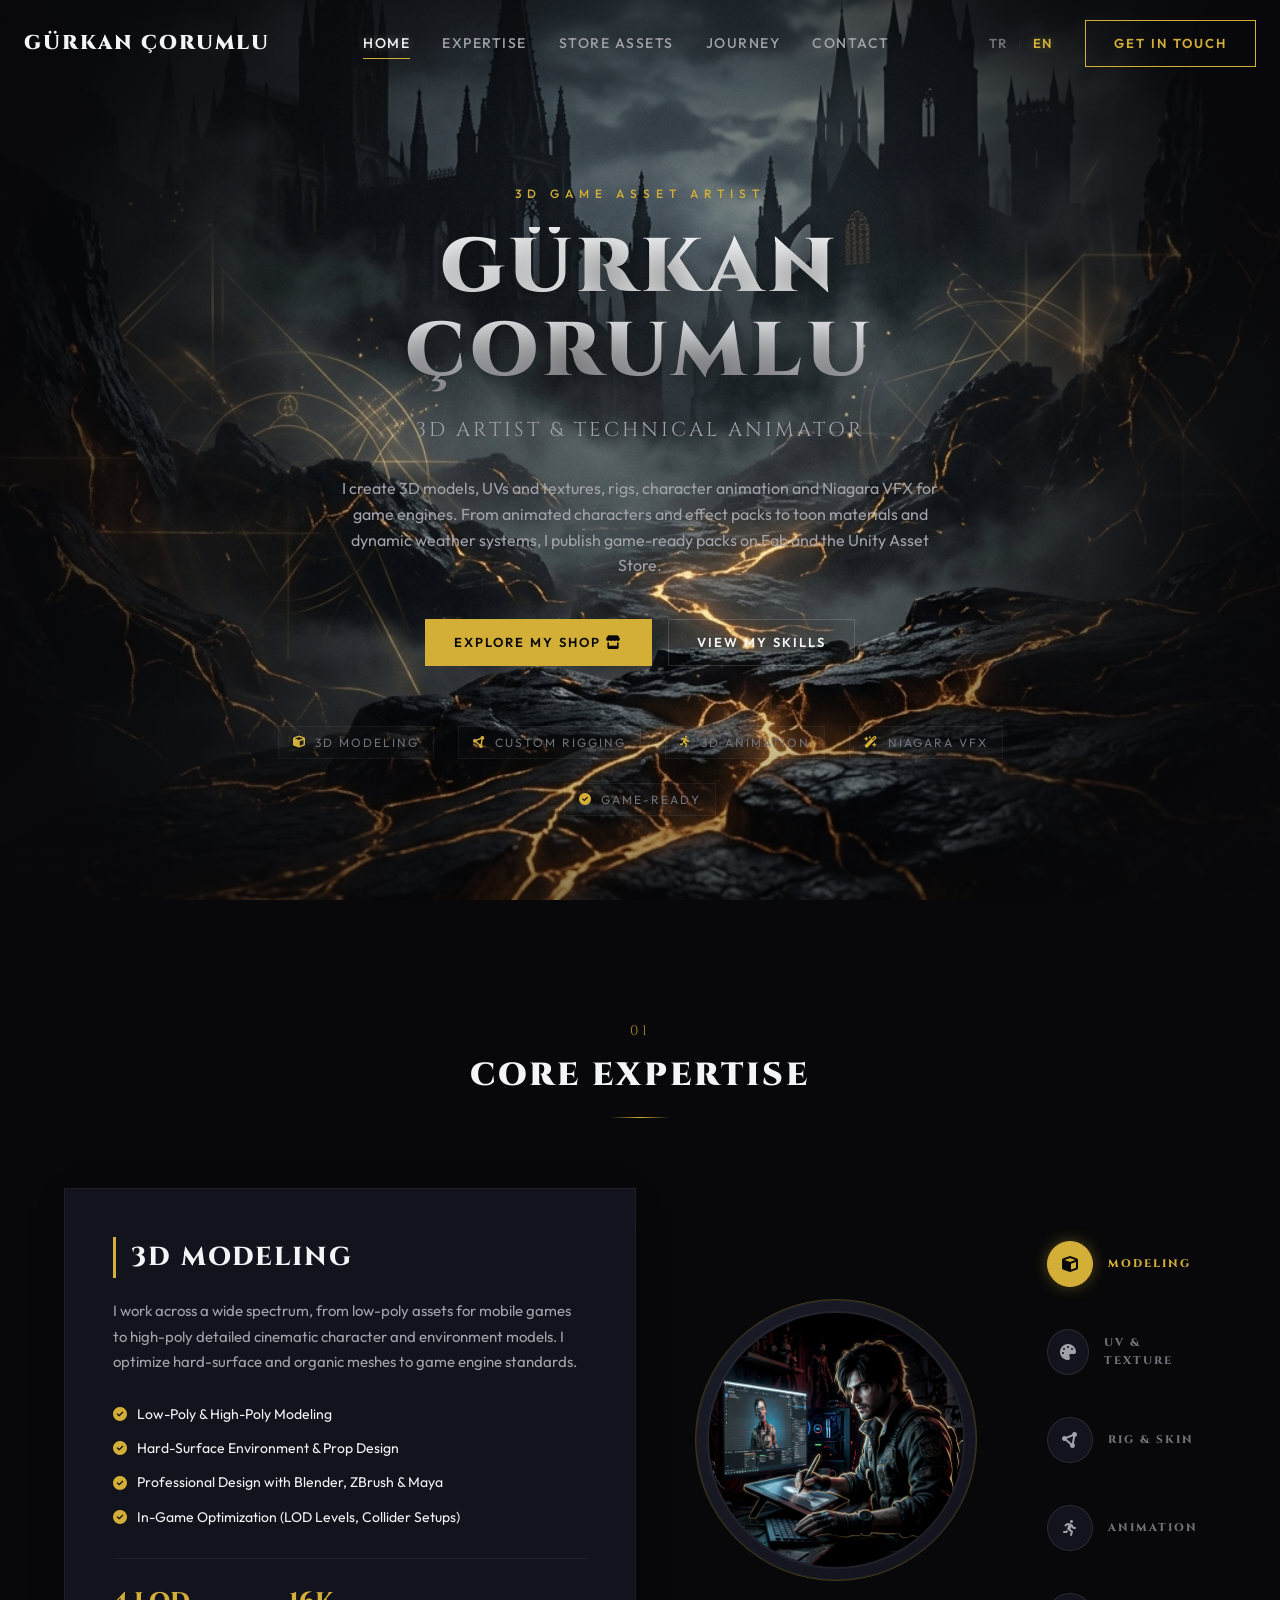
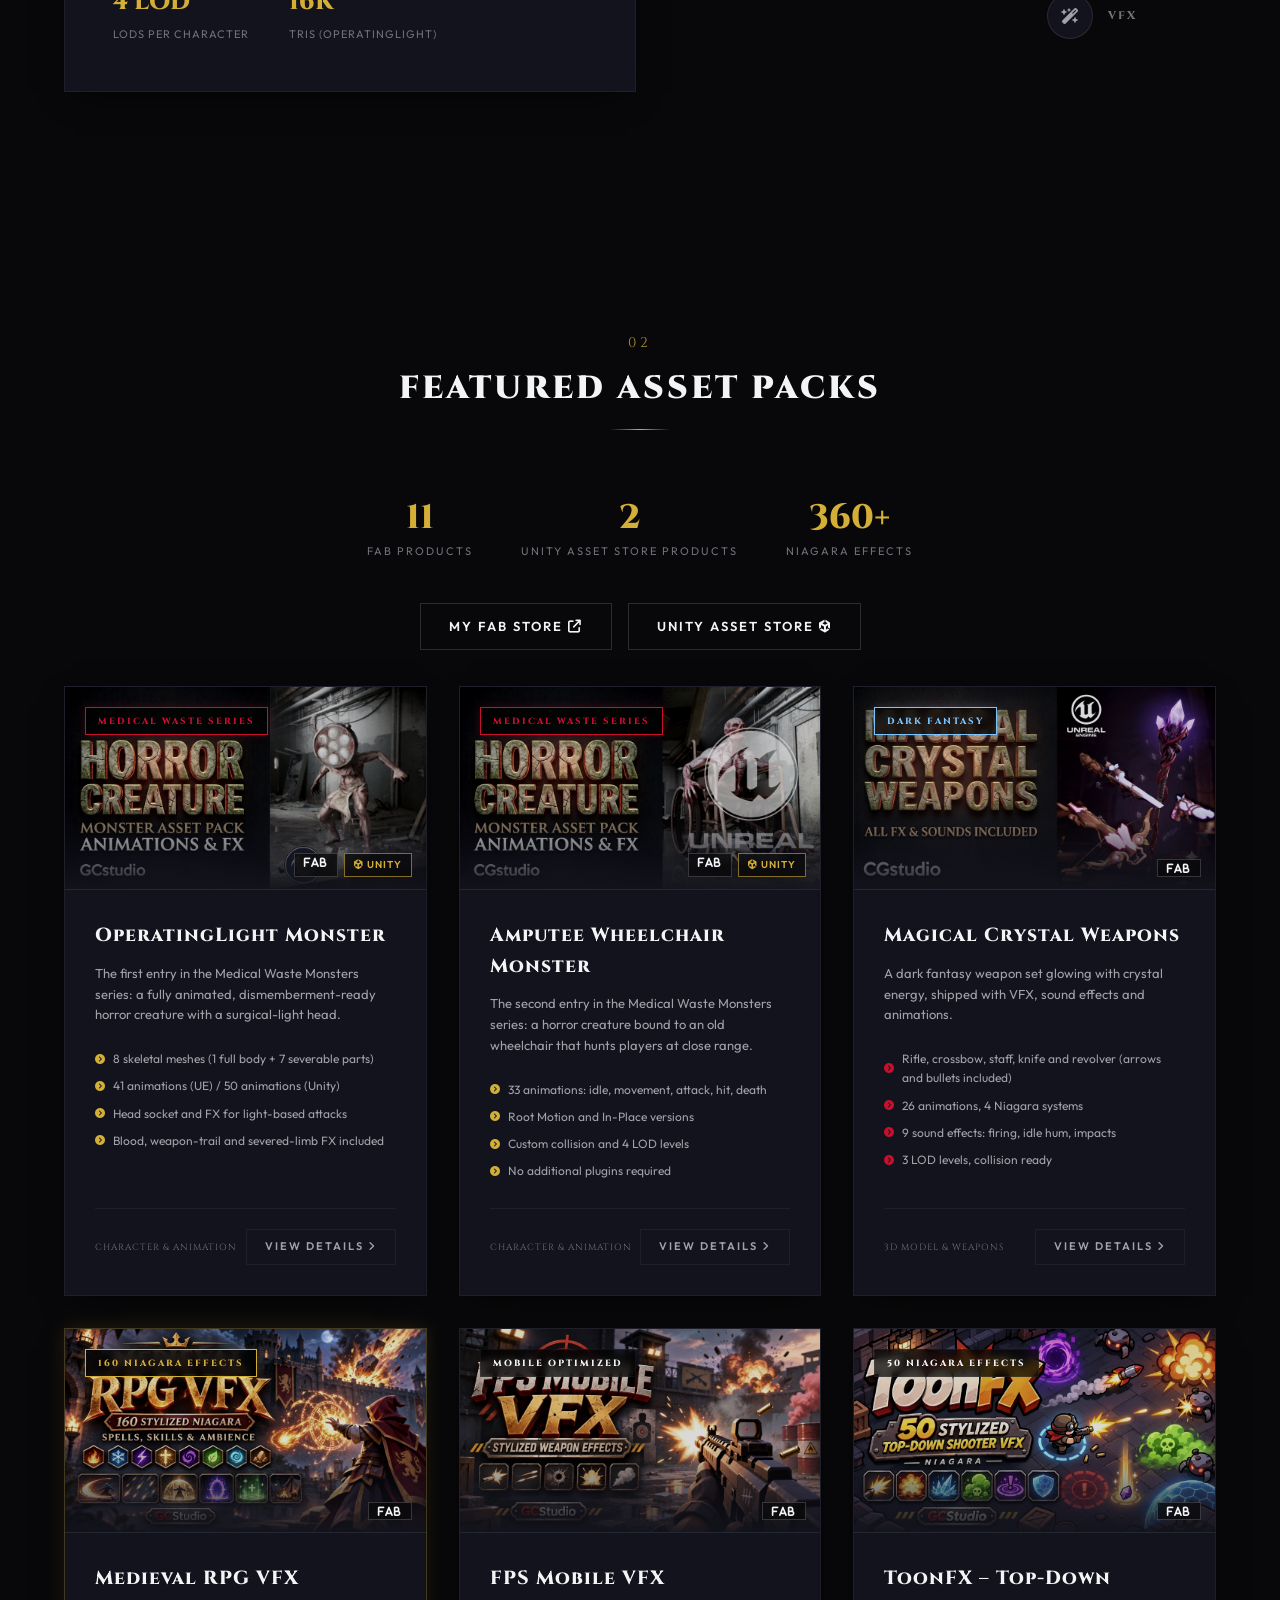
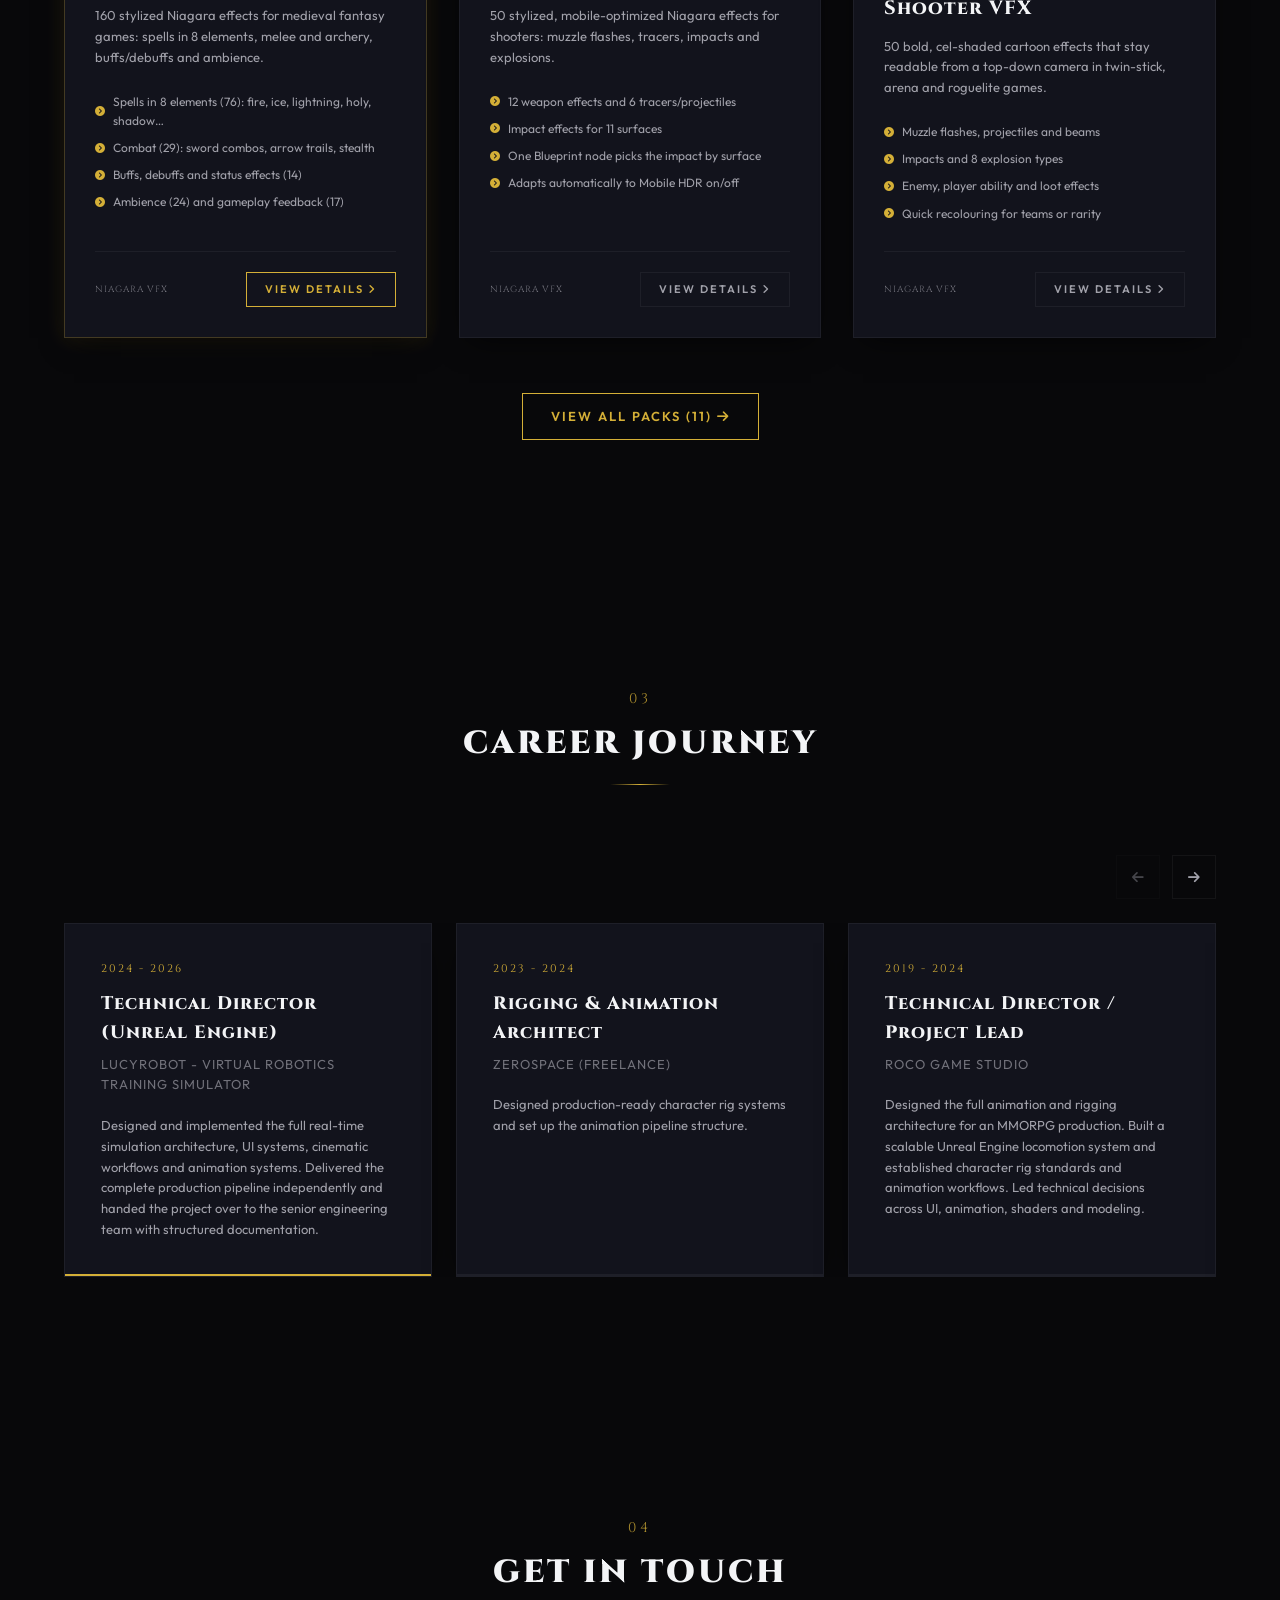
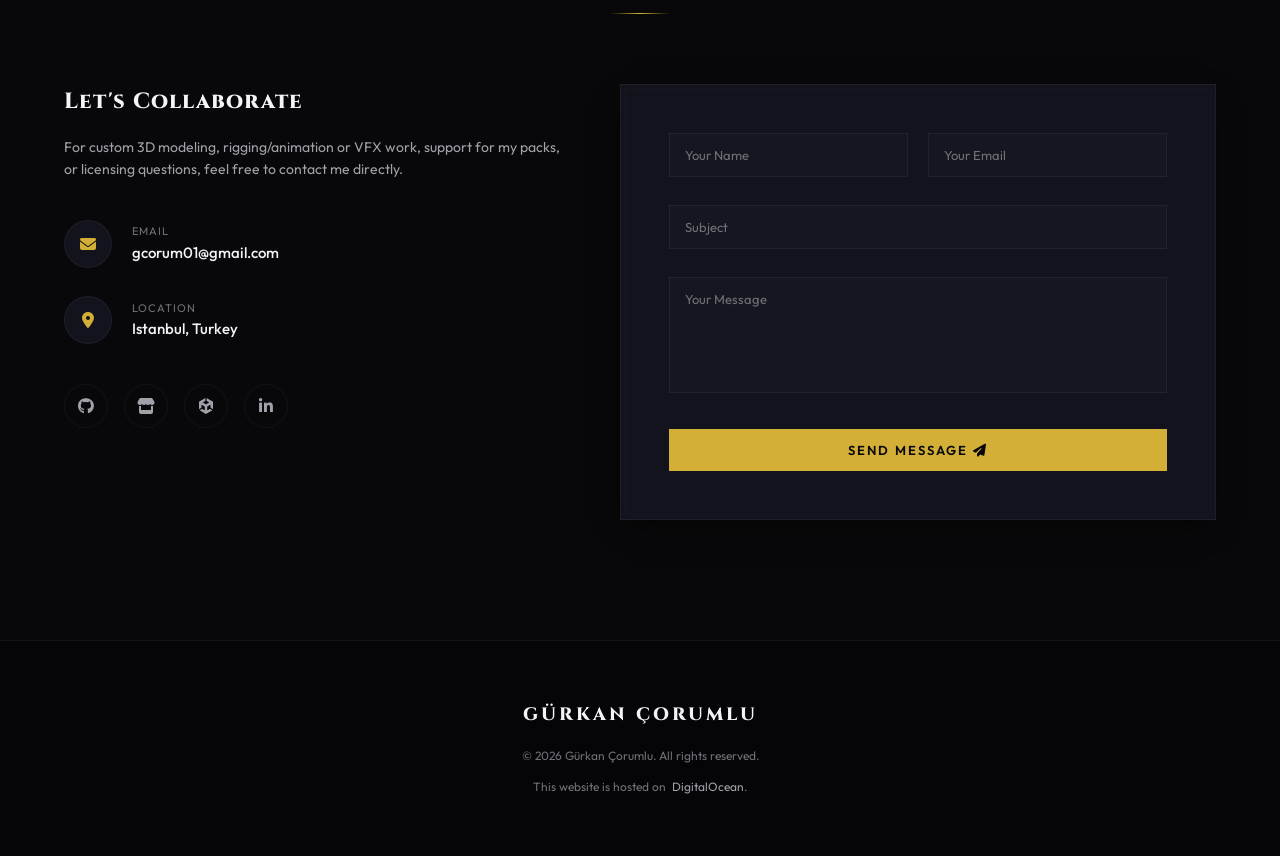
<file: index.html>
<!DOCTYPE html>
<html lang="tr">
<head>
    <meta charset="UTF-8">
    <meta name="viewport" content="width=device-width, initial-scale=1.0">
    <meta name="description" content="Gürkan Çorumlu - 3D Artist &amp; Technical Animator. Fab ve Unity Asset Store'da animasyonlu 3D karakterler, silahlar, Niagara VFX paketleri, toon materyaller ve dinamik hava sistemleri.">
    <meta name="author" content="Gürkan Çorumlu">
    <title>Gürkan Çorumlu | 3D Artist & Technical Animator</title>
    
    <!-- Google Fonts -->
    <link rel="preconnect" href="https://fonts.googleapis.com">
    <link rel="preconnect" href="https://fonts.gstatic.com" crossorigin>
    <link href="https://fonts.googleapis.com/css2?family=Cinzel:wght@400;600;800;900&family=Outfit:wght@200;300;400;500;600;700&display=swap" rel="stylesheet">
    
    <!-- Font Awesome CDN -->
    <link rel="stylesheet" href="https://cdnjs.cloudflare.com/ajax/libs/font-awesome/6.4.0/css/all.min.css">
    
    <!-- Stylesheet -->
    <link rel="stylesheet" href="styles.css">
</head>
<body>

    <!-- Fog/Mist Canvas Background -->
    <canvas id="fog-canvas"></canvas>

    <!-- Header / Navigation -->
    <header class="navbar">
        <div class="nav-container">
            <a href="#" class="nav-logo">GÜRKAN ÇORUMLU</a>
            
            <nav class="nav-links">
                <a href="#hero" class="active">
                    <span class="tr-text">Ana Sayfa</span>
                    <span class="en-text">Home</span>
                </a>
                <a href="#expertise">
                    <span class="tr-text">Uzmanlık</span>
                    <span class="en-text">Expertise</span>
                </a>
                <a href="#projects">
                    <span class="tr-text">Mağaza Varlıkları</span>
                    <span class="en-text">Store Assets</span>
                </a>
                <a href="#journey">
                    <span class="tr-text">Deneyim</span>
                    <span class="en-text">Journey</span>
                </a>
                <a href="#contact">
                    <span class="tr-text">İletişim</span>
                    <span class="en-text">Contact</span>
                </a>
            </nav>

            <div class="nav-actions">
                <!-- Language Toggle Button -->
                <div class="lang-selector">
                    <button class="lang-btn active" data-lang="tr">TR</button>
                    <span class="lang-separator">|</span>
                    <button class="lang-btn" data-lang="en">EN</button>
                </div>
                
                <a href="#contact" class="btn btn-outline cv-btn tr-text">İletişime Geç</a>
                <a href="#contact" class="btn btn-outline cv-btn en-text">Get in Touch</a>
                
                <button class="mobile-toggle" aria-label="Menüyü Aç/Kapat">
                    <i class="fa-solid fa-bars-staggered"></i>
                </button>
            </div>
        </div>
    </header>

    <!-- Mobile Navigation Drawer -->
    <div class="mobile-drawer">
        <button class="mobile-close" aria-label="Menüyü Kapat"><i class="fa-solid fa-xmark"></i></button>
        <div class="lang-selector-mobile">
            <button class="lang-btn active" data-lang="tr">TR</button>
            <span class="lang-separator">|</span>
            <button class="lang-btn" data-lang="en">EN</button>
        </div>
        <nav class="drawer-links">
            <a href="#hero">
                <span class="tr-text">Ana Sayfa</span>
                <span class="en-text">Home</span>
            </a>
            <a href="#expertise">
                <span class="tr-text">Uzmanlık</span>
                <span class="en-text">Expertise</span>
            </a>
            <a href="#projects">
                <span class="tr-text">Mağaza Varlıkları</span>
                <span class="en-text">Store Assets</span>
            </a>
            <a href="#journey">
                <span class="tr-text">Deneyim</span>
                <span class="en-text">Journey</span>
            </a>
            <a href="#contact">
                <span class="tr-text">İletişim</span>
                <span class="en-text">Contact</span>
            </a>
            <a href="#contact" class="btn btn-outline cv-btn-mobile tr-text">İletişime Geç</a>
            <a href="#contact" class="btn btn-outline cv-btn-mobile en-text">Get in Touch</a>
        </nav>
    </div>

    <!-- Main Content -->
    <main>

        <!-- Hero Section -->
        <section id="hero" class="hero-section">
            <div class="hero-overlay"></div>
            <div class="hero-content">
                <p class="hero-tagline tr-text">3D OYUN VARLIKLARI SANATÇISI</p>
                <p class="hero-tagline en-text">3D GAME ASSET ARTIST</p>
                <h1 class="hero-title">GÜRKAN ÇORUMLU</h1>
                <p class="hero-subtitle">3D Artist & Technical Animator</p>
                
                <p class="hero-description tr-text">
                    Oyun motorları için 3D modelleme, UV ve kaplama, rigleme, karakter animasyonu ve Niagara VFX üretiyorum. Animasyonlu karakterlerden efekt paketlerine, toon materyallerden dinamik hava sistemlerine kadar oyuna hazır paketlerimi Fab ve Unity Asset Store'da yayınlıyorum.
                </p>
                <p class="hero-description en-text">
                    I create 3D models, UVs and textures, rigs, character animation and Niagara VFX for game engines. From animated characters and effect packs to toon materials and dynamic weather systems, I publish game-ready packs on Fab and the Unity Asset Store.
                </p>
                
                <div class="hero-buttons">
                    <a href="#projects" class="btn btn-primary tr-text">Mağazamı İncele <i class="fa-solid fa-store"></i></a>
                    <a href="#projects" class="btn btn-primary en-text">Explore My Shop <i class="fa-solid fa-store"></i></a>
                    <a href="#expertise" class="btn btn-secondary tr-text">Yeteneklerimi Gör</a>
                    <a href="#expertise" class="btn btn-secondary en-text">View My Skills</a>
                </div>
                <div class="hero-footer-badges">
                    <div class="badge-item"><i class="fa-solid fa-cube"></i> 3D Modeling</div>
                    <div class="badge-item"><i class="fa-solid fa-circle-nodes"></i> Custom Rigging</div>
                    <div class="badge-item"><i class="fa-solid fa-person-running"></i> 3D Animation</div>
                    <div class="badge-item"><i class="fa-solid fa-wand-magic-sparkles"></i> Niagara VFX</div>
                    <div class="badge-item"><i class="fa-solid fa-circle-check"></i> Game-Ready</div>
                </div>
            </div>
        </section>

        <!-- Profile & Expertise Section (Ethan Winters Style Selector) -->
        <section id="expertise" class="expertise-section section-padding">
            <div class="container">
                <div class="section-header text-center">
                    <span class="section-number">01</span>
                    <h2 class="section-title tr-text">UZMANLIK ALANLARI</h2>
                    <h2 class="section-title en-text">CORE EXPERTISE</h2>
                    <div class="section-divider"></div>
                </div>

                <div class="expertise-grid">
                    <!-- Left Panel: Content of selected role -->
                    <div class="expertise-info-panel">
                        
                        <!-- 1. 3D Modeling Panel -->
                        <div class="role-details active" id="role-modeling">
                            <h3 class="role-title tr-text">3D Modelleme (Modeling)</h3>
                            <h3 class="role-title en-text">3D Modeling</h3>
                            
                            <p class="role-desc tr-text">
                                Düşük poligonlu (low-poly) mobil oyun nesnelerinden, yüksek poligonlu (high-poly) detaylı sinematik karakter ve çevre modellerine kadar geniş bir yelpazede çalışıyorum. Hard-surface ve organik modelleri oyun motoru standartlarında optimize ediyorum.
                            </p>
                            <p class="role-desc en-text">
                                I work across a wide spectrum, from low-poly assets for mobile games to high-poly detailed cinematic character and environment models. I optimize hard-surface and organic meshes to game engine standards.
                            </p>
                            
                            <ul class="role-skills-list tr-text">
                                <li><i class="fa-solid fa-circle-check"></i> Düşük ve Yüksek Poligon Modelleme (Low-Poly / High-Poly)</li>
                                <li><i class="fa-solid fa-circle-check"></i> Hard-Surface Çevre ve Prop Tasarımları</li>
                                <li><i class="fa-solid fa-circle-check"></i> Blender, ZBrush ve Maya ile Profesyonel Tasarım</li>
                                <li><i class="fa-solid fa-circle-check"></i> Oyun İçi Optimizasyon (LOD Seviyeleri, Collider Tanımları)</li>
                            </ul>
                            <ul class="role-skills-list en-text">
                                <li><i class="fa-solid fa-circle-check"></i> Low-Poly & High-Poly Modeling</li>
                                <li><i class="fa-solid fa-circle-check"></i> Hard-Surface Environment & Prop Design</li>
                                <li><i class="fa-solid fa-circle-check"></i> Professional Design with Blender, ZBrush & Maya</li>
                                <li><i class="fa-solid fa-circle-check"></i> In-Game Optimization (LOD Levels, Collider Setups)</li>
                            </ul>
                            
                            <div class="role-metrics">
                                <div class="metric-item">
                                    <span class="metric-value">4 LOD</span>
                                    <span class="metric-label tr-text">Karakter Başına LOD</span>
                                    <span class="metric-label en-text">LODs per Character</span>
                                </div>
                                <div class="metric-item">
                                    <span class="metric-value">16K</span>
                                    <span class="metric-label tr-text">Tris (OperatingLight)</span>
                                    <span class="metric-label en-text">Tris (OperatingLight)</span>
                                </div>
                            </div>
                        </div>

                        <!-- 2. UV & Texturing Panel -->
                        <div class="role-details" id="role-texturing">
                            <h3 class="role-title tr-text">UV Layout & Texturing</h3>
                            <h3 class="role-title en-text">UV Layout & Texturing</h3>
                            
                            <p class="role-desc tr-text">
                                Modellerin en verimli şekilde kaplanabilmesi için dikişsiz (seamless) ve sıkıştırılmış UV haritaları çıkarıyorum. Substance Painter kullanarak PBR (Physically Based Rendering) standartlarında gerçekçi veya stylized dokular üretiyorum.
                            </p>
                            <p class="role-desc en-text">
                                I generate seamless, optimized UV layouts to ensure the most efficient texturing process. Using Substance Painter, I create realistic or stylized textures conforming to PBR (Physically Based Rendering) standards.
                            </p>
                            
                            <ul class="role-skills-list tr-text">
                                <li><i class="fa-solid fa-circle-check"></i> Profesyonel ve Hızlı UV Açılımı (UV Unwrapping)</li>
                                <li><i class="fa-solid fa-circle-check"></i> PBR Dokulandırma (Substance Painter / Designer)</li>
                                <li><i class="fa-solid fa-circle-check"></i> Stylized & Hand-painted Kaplama Teknikleri</li>
                                <li><i class="fa-solid fa-circle-check"></i> Texture Atlasing ile Draw Call Optimizasyonu</li>
                            </ul>
                            <ul class="role-skills-list en-text">
                                <li><i class="fa-solid fa-circle-check"></i> Professional and Fast UV Unwrapping</li>
                                <li><i class="fa-solid fa-circle-check"></i> PBR Texturing (Substance Painter / Designer)</li>
                                <li><i class="fa-solid fa-circle-check"></i> Stylized & Hand-painted Texturing Techniques</li>
                                <li><i class="fa-solid fa-circle-check"></i> Draw Call Optimization via Texture Atlasing</li>
                            </ul>
                            
                            <div class="role-metrics">
                                <div class="metric-item">
                                    <span class="metric-value">4K</span>
                                    <span class="metric-label tr-text">Maks. Çözünürlük</span>
                                    <span class="metric-label en-text">Max Resolution</span>
                                </div>
                                <div class="metric-item">
                                    <span class="metric-value">200</span>
                                    <span class="metric-label tr-text">Toon Materyal</span>
                                    <span class="metric-label en-text">Toon Materials</span>
                                </div>
                            </div>
                        </div>

                        <!-- 3. Rigging Panel -->
                        <div class="role-details" id="role-rigging">
                            <h3 class="role-title tr-text">Kemiklendirme & Rigleme (Rigging)</h3>
                            <h3 class="role-title en-text">Rigging & Skinning</h3>
                            
                            <p class="role-desc tr-text">
                                Karakterlerin ve mekanik nesnelerin canlandırılabilmesi için esnek, hatasız ve oyun motorlarıyla (Unity / Unreal Engine) tam uyumlu kemik yapıları kuruyorum. Skinning işlemlerini kusursuz bükülmeler sağlayacak şekilde yapıyorum.
                            </p>
                            <p class="role-desc en-text">
                                I build flexible, error-free bone structures fully compatible with game engines (Unity / Unreal Engine) for character and mechanical assets. I paint skins to guarantee flawless joint deformations.
                            </p>
                            
                            <ul class="role-skills-list tr-text">
                                <li><i class="fa-solid fa-circle-check"></i> İnsansı (Humanoid) ve Hayvan/Yaratık (Generic) Rig Sistemleri</li>
                                <li><i class="fa-solid fa-circle-check"></i> Mekanik Nesneler ve Araç Rigleme Altyapıları</li>
                                <li><i class="fa-solid fa-circle-check"></i> Yüz Rigleme (Facial Rig) ve Blendshape Entegrasyonları</li>
                                <li><i class="fa-solid fa-circle-check"></i> Unity Mecanim / Unreal Control Rig Uyumluluğu</li>
                            </ul>
                            <ul class="role-skills-list en-text">
                                <li><i class="fa-solid fa-circle-check"></i> Humanoid & Animal/Creature (Generic) Rig Setups</li>
                                <li><i class="fa-solid fa-circle-check"></i> Mechanical & Vehicle Rigging Architectures</li>
                                <li><i class="fa-solid fa-circle-check"></i> Facial Rigging & Blendshape Integrations</li>
                                <li><i class="fa-solid fa-circle-check"></i> Unity Mecanim / Unreal Control Rig Compatibility</li>
                            </ul>
                            
                            <div class="role-metrics">
                                <div class="metric-item">
                                    <span class="metric-value">8</span>
                                    <span class="metric-label tr-text">Kopabilir İskelet Parçası</span>
                                    <span class="metric-label en-text">Severable Skeletal Parts</span>
                                </div>
                                <div class="metric-item">
                                    <span class="metric-value">UE · Unity</span>
                                    <span class="metric-label tr-text">Motor Desteği</span>
                                    <span class="metric-label en-text">Engine Support</span>
                                </div>
                            </div>
                        </div>

                        <!-- 4. Animation Panel -->
                        <div class="role-details" id="role-animation">
                            <h3 class="role-title tr-text">3D Animasyon (Animation)</h3>
                            <h3 class="role-title en-text">3D Animation</h3>
                            
                            <p class="role-desc tr-text">
                                Karakterlere ve nesnelere hayat veriyorum. Oyun içi döngüler (idle, walk, run, jump, combat) ve sinematik sahneler için akıcı, ağırlık hissi yüksek animasyonlar hazırlıyorum.
                            </p>
                            <p class="role-desc en-text">
                                I breathe life into characters and objects. I produce fluid, high-weight-feeling animations for in-game cycles (idle, walk, run, jump, combat) and cinematic sequences.
                            </p>
                            
                            <ul class="role-skills-list tr-text">
                                <li><i class="fa-solid fa-circle-check"></i> Oyun İçi Animasyon Döngüleri (Seamless Loop Cycles)</li>
                                <li><i class="fa-solid fa-circle-check"></i> Dövüş ve Etkileşim Animasyon Setleri</li>
                                <li><i class="fa-solid fa-circle-check"></i> Keyframe Animasyonu & Motion Capture Düzenleme</li>
                                <li><i class="fa-solid fa-circle-check"></i> Dinamik Saç, Bez ve Fizik Destekli Animasyonlar</li>
                            </ul>
                            <ul class="role-skills-list en-text">
                                <li><i class="fa-solid fa-circle-check"></i> In-Game Seamless Loop Cycles</li>
                                <li><i class="fa-solid fa-circle-check"></i> Combat & Interaction Animation Sets</li>
                                <li><i class="fa-solid fa-circle-check"></i> Keyframe Animation & Motion Capture Editing</li>
                                <li><i class="fa-solid fa-circle-check"></i> Dynamic Hair, Cloth & Physics-Based Animations</li>
                            </ul>
                            
                            <div class="role-metrics">
                                <div class="metric-item">
                                    <span class="metric-value">50</span>
                                    <span class="metric-label tr-text">Animasyon (OperatingLight)</span>
                                    <span class="metric-label en-text">Animations (OperatingLight)</span>
                                </div>
                                <div class="metric-item">
                                    <span class="metric-value">RM + IP</span>
                                    <span class="metric-label tr-text">Root Motion & In-Place</span>
                                    <span class="metric-label en-text">Root Motion & In-Place</span>
                                </div>
                            </div>
                        </div>

                        <!-- 5. VFX & Technical Art Panel -->
                        <div class="role-details" id="role-vfx">
                            <h3 class="role-title tr-text">VFX & Teknik Sanat</h3>
                            <h3 class="role-title en-text">VFX & Technical Art</h3>

                            <p class="role-desc tr-text">
                                Unreal Engine Niagara ile stilize efekt kütüphaneleri, materyal tabanlı görsel stiller ve sahneyi tek bir Blueprint ile dönüştüren dinamik hava sistemleri geliştiriyorum. Her efekti belgelenmiş parametrelerle, asset'i açmadan özelleştirilebilir şekilde kuruyorum.
                            </p>
                            <p class="role-desc en-text">
                                I build stylized effect libraries with Unreal Engine Niagara, material-driven visual styles and dynamic weather systems that transform a scene from a single Blueprint. Every effect is set up with documented parameters, customizable without opening the asset.
                            </p>

                            <ul class="role-skills-list tr-text">
                                <li><i class="fa-solid fa-circle-check"></i> Niagara Büyü, Dövüş, Silah ve Ortam Efektleri</li>
                                <li><i class="fa-solid fa-circle-check"></i> Toon / Cel-Shading Post Process ve Master Materyaller</li>
                                <li><i class="fa-solid fa-circle-check"></i> Blueprint Tabanlı Dinamik Kar ve Çöl Sistemleri</li>
                                <li><i class="fa-solid fa-circle-check"></i> Mobil Uyumlu, Performans Odaklı Efekt Kurulumu</li>
                            </ul>
                            <ul class="role-skills-list en-text">
                                <li><i class="fa-solid fa-circle-check"></i> Niagara Spell, Combat, Weapon & Ambient Effects</li>
                                <li><i class="fa-solid fa-circle-check"></i> Toon / Cel-Shading Post Process & Master Materials</li>
                                <li><i class="fa-solid fa-circle-check"></i> Blueprint-Driven Dynamic Snow & Desert Systems</li>
                                <li><i class="fa-solid fa-circle-check"></i> Mobile-Friendly, Performance-Focused Effects</li>
                            </ul>

                            <div class="role-metrics">
                                <div class="metric-item">
                                    <span class="metric-value">360+</span>
                                    <span class="metric-label tr-text">Yayınlanmış Niagara Efekti</span>
                                    <span class="metric-label en-text">Published Niagara Effects</span>
                                </div>
                                <div class="metric-item">
                                    <span class="metric-value">5</span>
                                    <span class="metric-label tr-text">VFX Paketi</span>
                                    <span class="metric-label en-text">VFX Packs</span>
                                </div>
                            </div>
                        </div>
                    </div>

                    <!-- Center Panel: The Developer Avatar (glowing frame) -->
                    <div class="expertise-avatar-panel">
                        <div class="avatar-frame">
                            <div class="glow-ring"></div>
                            <img src="assets/images/developer_avatar.png" alt="Gürkan Çorumlu Avatar" class="avatar-img">
                        </div>
                    </div>

                    <!-- Right Panel: Interactive Badges (Resident Evil style) -->
                    <div class="expertise-selectors">
                        <div class="selector-badge active" data-role="modeling" title="3D Modeling">
                            <div class="badge-inner">
                                <i class="fa-solid fa-cube"></i>
                            </div>
                            <span class="badge-label tr-text">MODELLEME</span>
                            <span class="badge-label en-text">MODELING</span>
                        </div>
                        <div class="selector-badge" data-role="texturing" title="UV & Texturing">
                            <div class="badge-inner">
                                <i class="fa-solid fa-palette"></i>
                            </div>
                            <span class="badge-label tr-text">UV & KAPLAMA</span>
                            <span class="badge-label en-text">UV & TEXTURE</span>
                        </div>
                        <div class="selector-badge" data-role="rigging" title="Rigging">
                            <div class="badge-inner">
                                <i class="fa-solid fa-circle-nodes"></i>
                            </div>
                            <span class="badge-label tr-text">RİG & SKİN</span>
                            <span class="badge-label en-text">RIG & SKIN</span>
                        </div>
                        <div class="selector-badge" data-role="animation" title="Animation">
                            <div class="badge-inner">
                                <i class="fa-solid fa-person-running"></i>
                            </div>
                            <span class="badge-label tr-text">ANİMASYON</span>
                            <span class="badge-label en-text">ANIMATION</span>
                        </div>
                        <div class="selector-badge" data-role="vfx" title="VFX & Technical Art">
                            <div class="badge-inner">
                                <i class="fa-solid fa-wand-magic-sparkles"></i>
                            </div>
                            <span class="badge-label tr-text">VFX</span>
                            <span class="badge-label en-text">VFX</span>
                        </div>
                    </div>
                </div>
            </div>
        </section>

        <!-- Projects Section (Ediciones Style Cards) -->
        <section id="projects" class="projects-section section-padding">
            <div class="container">
                <div class="section-header text-center">
                    <span class="section-number">02</span>
                    <h2 class="section-title tr-text">ÖNE ÇIKAN VARLIK PAKETLERİ</h2>
                    <h2 class="section-title en-text">FEATURED ASSET PACKS</h2>
                    <div class="section-divider"></div>
                </div>

                <div class="store-stats">
                    <div class="store-stat">
                        <span class="store-stat-value">11</span>
                        <span class="store-stat-label tr-text">Fab Ürünü</span>
                        <span class="store-stat-label en-text">Fab Products</span>
                    </div>
                    <div class="store-stat">
                        <span class="store-stat-value">2</span>
                        <span class="store-stat-label tr-text">Unity Asset Store Ürünü</span>
                        <span class="store-stat-label en-text">Unity Asset Store Products</span>
                    </div>
                    <div class="store-stat">
                        <span class="store-stat-value">360+</span>
                        <span class="store-stat-label tr-text">Niagara Efekti</span>
                        <span class="store-stat-label en-text">Niagara Effects</span>
                    </div>
                </div>

                <div class="home-store-row">
                    <a href="https://www.fab.com/sellers/Gcorum" target="_blank" rel="noopener noreferrer" class="btn btn-secondary">
                        <span class="tr-text">Fab Mağazam <i class="fa-solid fa-arrow-up-right-from-square"></i></span>
                        <span class="en-text">My Fab Store <i class="fa-solid fa-arrow-up-right-from-square"></i></span>
                    </a>
                    <a href="https://assetstore.unity.com/publishers/150432" target="_blank" rel="noopener noreferrer" class="btn btn-secondary">
                        <span class="tr-text">Unity Asset Store <i class="fa-brands fa-unity"></i></span>
                        <span class="en-text">Unity Asset Store <i class="fa-brands fa-unity"></i></span>
                    </a>
                </div>

                <div class="projects-grid" id="home-projects-grid">
                    <!-- Injected dynamically by app.js -->
                </div>

                <!-- View All Button -->
                <div class="projects-action text-center">
                    <a href="assets.html" class="btn btn-outline">
                        <span class="tr-text">Tüm Paketleri Gör (11) <i class="fa-solid fa-arrow-right"></i></span>
                        <span class="en-text">View All Packs (11) <i class="fa-solid fa-arrow-right"></i></span>
                    </a>
                </div>
            </div>
        </section>

        <!-- Career Journey Section (Locaciones Jugables Style Slider) -->
        <section id="journey" class="journey-section section-padding">
            <div class="container">
                <div class="section-header text-center">
                    <span class="section-number">03</span>
                    <h2 class="section-title tr-text">KARİYER YOLCULUĞU</h2>
                    <h2 class="section-title en-text">CAREER JOURNEY</h2>
                    <div class="section-divider"></div>
                </div>

                <div class="journey-wrapper">
                    <!-- Carousel Controls -->
                    <div class="journey-controls">
                        <button class="journey-btn prev" aria-label="Önceki"><i class="fa-solid fa-arrow-left"></i></button>
                        <button class="journey-btn next" aria-label="Sonraki"><i class="fa-solid fa-arrow-right"></i></button>
                    </div>

                    <div class="journey-track-container">
                        <div class="journey-track" id="home-journey-track">
                            <!-- Injected dynamically by app.js -->
                        </div>
                    </div>
                </div>
            </div>
        </section>

        <!-- Contact Section -->
        <section id="contact" class="contact-section section-padding">
            <div class="container">
                <div class="section-header text-center">
                    <span class="section-number">04</span>
                    <h2 class="section-title tr-text">İLETİŞİME GEÇ</h2>
                    <h2 class="section-title en-text">GET IN TOUCH</h2>
                    <div class="section-divider"></div>
                </div>

                <div class="contact-grid">
                    <!-- Contact Information -->
                    <div class="contact-info">
                        <h3 class="contact-subtitle tr-text">İş Birliği Kurun</h3>
                        <h3 class="contact-subtitle en-text">Let's Collaborate</h3>
                        
                        <p class="contact-text tr-text">
                            Özel 3D model, rig/animasyon veya VFX projeleriniz, paketlerimle ilgili destek ve lisans sorularınız için doğrudan benimle iletişime geçebilirsiniz.
                        </p>
                        <p class="contact-text en-text">
                            For custom 3D modeling, rigging/animation or VFX work, support for my packs, or licensing questions, feel free to contact me directly.
                        </p>
                        
                        <div class="contact-details">
                            <div class="contact-detail-item">
                                <div class="contact-icon"><i class="fa-solid fa-envelope"></i></div>
                                <div class="contact-detail-text">
                                    <span class="tr-text">E-posta</span>
                                    <span class="en-text">Email</span>
                                    <a href="mailto:gcorum01@gmail.com">gcorum01@gmail.com</a>
                                </div>
                            </div>
                            <div class="contact-detail-item">
                                <div class="contact-icon"><i class="fa-solid fa-location-dot"></i></div>
                                <div class="contact-detail-text">
                                    <span class="tr-text">Konum</span>
                                    <span class="en-text">Location</span>
                                    <p class="tr-text">İstanbul, Türkiye</p>
                                    <p class="en-text">Istanbul, Turkey</p>
                                </div>
                            </div>
                        </div>

                        <div class="social-links">
                            <a href="https://github.com/gurkan01" target="_blank" rel="noopener noreferrer" class="social-icon" aria-label="GitHub"><i class="fa-brands fa-github"></i></a>
                            <a href="https://www.fab.com/sellers/Gcorum" target="_blank" rel="noopener noreferrer" class="social-icon" aria-label="Fab" title="Fab"><i class="fa-solid fa-store"></i></a>
                            <a href="https://assetstore.unity.com/publishers/150432" target="_blank" rel="noopener noreferrer" class="social-icon" aria-label="Unity Asset Store" title="Unity Asset Store"><i class="fa-brands fa-unity"></i></a>
                            <a href="https://www.linkedin.com/in/g%C3%BCrkan-%C3%A7orumlu-41a6ab17b/" target="_blank" rel="noopener noreferrer" class="social-icon" aria-label="LinkedIn"><i class="fa-brands fa-linkedin-in"></i></a>
                        </div>
                    </div>

                    <!-- Contact Form -->
                    <div class="contact-form-panel">
                        <form id="portfolio-contact-form" class="contact-form" action="https://formsubmit.co/ajax/29de2b6a9668d01b072469f8551f2368" method="POST">
                            <!-- Honeypot field for bot spam protection -->
                            <input type="text" name="_honey" style="display:none">
                            <!-- Disable Captcha redirects to keep AJAX flow clean -->
                            <input type="hidden" name="_captcha" value="false">
                            <div class="form-row">
                                <div class="form-group">
                                    <input type="text" id="name" name="name" required placeholder=" ">
                                    <label for="name" class="tr-text">Adınız Soyadınız</label>
                                    <label for="name" class="en-text">Your Name</label>
                                </div>
                                <div class="form-group">
                                    <input type="email" id="email" name="email" required placeholder=" ">
                                    <label for="email" class="tr-text">E-posta Adresiniz</label>
                                    <label for="email" class="en-text">Your Email</label>
                                </div>
                            </div>
                            <div class="form-group">
                                <input type="text" id="subject" name="subject" required placeholder=" ">
                                <label for="subject" class="tr-text">Konu</label>
                                <label for="subject" class="en-text">Subject</label>
                            </div>
                            <div class="form-group">
                                <textarea id="message" name="message" rows="5" required placeholder=" "></textarea>
                                <label for="message" class="tr-text">Mesajınız</label>
                                <label for="message" class="en-text">Your Message</label>
                            </div>
                            <button type="submit" class="btn btn-primary btn-submit">
                                <span class="tr-text">Gönder <i class="fa-solid fa-paper-plane"></i></span>
                                <span class="en-text">Send Message <i class="fa-solid fa-paper-plane"></i></span>
                            </button>
                        </form>
                    </div>
                </div>
            </div>
        </section>

    </main>

    <!-- Footer -->
    <footer class="main-footer">
        <div class="footer-container">
            <div class="footer-brand">GÜRKAN ÇORUMLU</div>
            <p class="footer-copy">
                &copy; 2026 Gürkan Çorumlu. <span class="tr-text">Tüm hakları saklıdır.</span><span class="en-text">All rights reserved.</span>
            </p>
            <p class="footer-host tr-text">
                Bu web sitesi <a href="https://www.digitalocean.com" target="_blank" rel="noopener noreferrer"><i class="fa-brands fa-digitalocean"></i> DigitalOcean</a> üzerinde barındırılmaktadır.
            </p>
            <p class="footer-host en-text">
                This website is hosted on <a href="https://www.digitalocean.com" target="_blank" rel="noopener noreferrer"><i class="fa-brands fa-digitalocean"></i> DigitalOcean</a>.
            </p>
        </div>
    </footer>

    <!-- App JavaScript -->
    <script src="db.js"></script>
    <script src="app.js"></script>
</body>
</html>
</file>
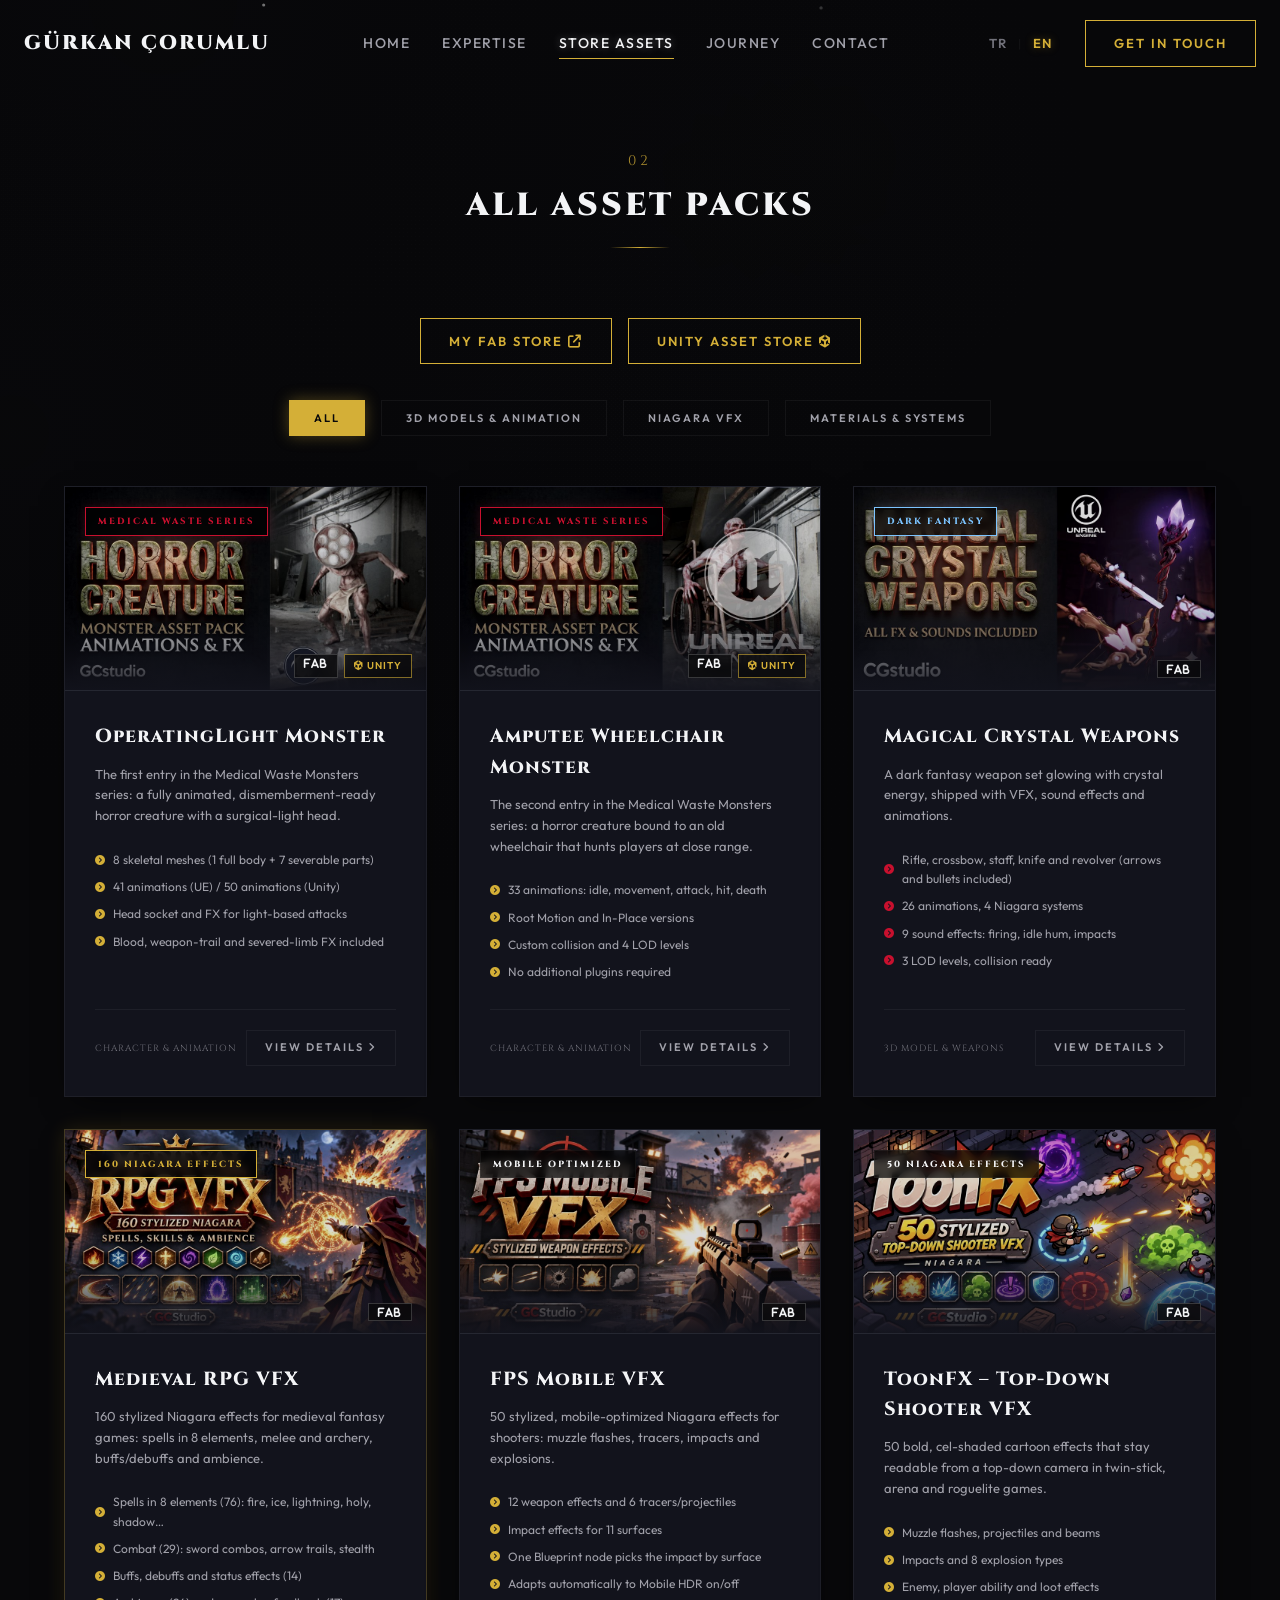
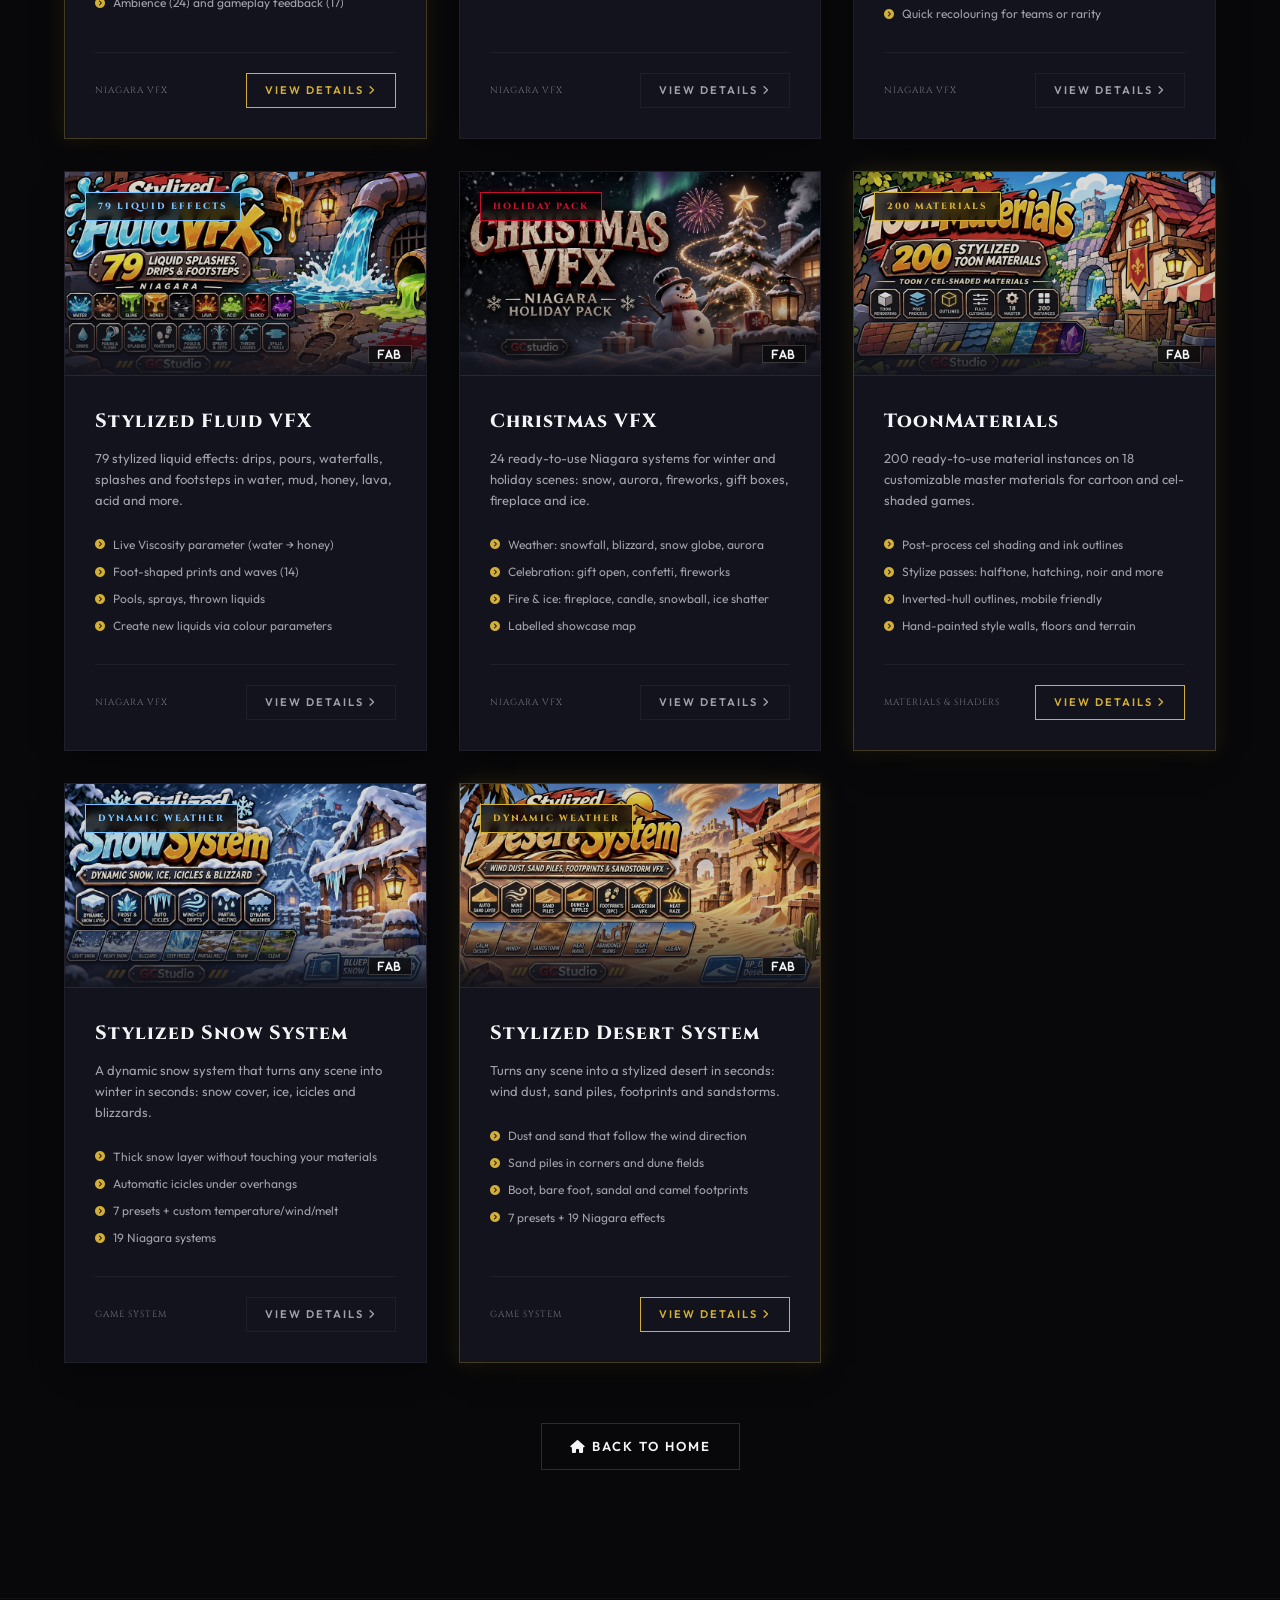
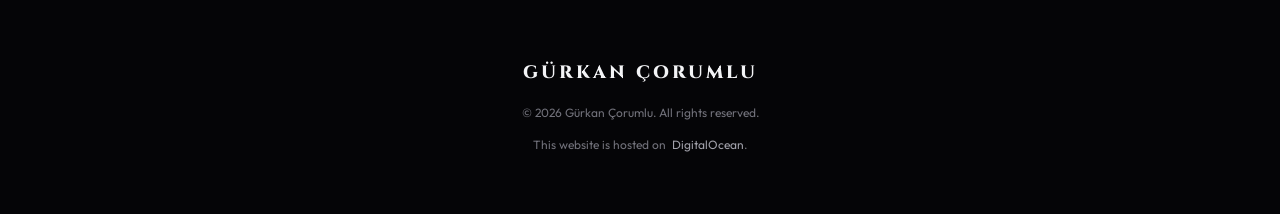
<file: assets.html>
<!DOCTYPE html>
<html lang="tr">
<head>
    <meta charset="UTF-8">
    <meta name="viewport" content="width=device-width, initial-scale=1.0">
    <meta name="description" content="Gürkan Çorumlu - Fab ve Unity Asset Store paketleri: animasyonlu 3D karakterler, silahlar, Niagara VFX, toon materyaller ve dinamik hava sistemleri.">
    <meta name="author" content="Gürkan Çorumlu">
    <title>Tüm Paketler | Gürkan Çorumlu 3D Portfolio</title>
    
    <!-- Google Fonts -->
    <link rel="preconnect" href="https://fonts.googleapis.com">
    <link rel="preconnect" href="https://fonts.gstatic.com" crossorigin>
    <link href="https://fonts.googleapis.com/css2?family=Cinzel:wght@400;600;800;900&family=Outfit:wght@200;300;400;500;600;700&display=swap" rel="stylesheet">
    
    <!-- Font Awesome CDN -->
    <link rel="stylesheet" href="https://cdnjs.cloudflare.com/ajax/libs/font-awesome/6.4.0/css/all.min.css">
    
    <!-- Stylesheet -->
    <link rel="stylesheet" href="styles.css">
</head>
<body>

    <!-- Fog/Mist Canvas Background -->
    <canvas id="fog-canvas"></canvas>

    <!-- Header / Navigation -->
    <header class="navbar scrolled">
        <div class="nav-container">
            <a href="index.html" class="nav-logo">GÜRKAN ÇORUMLU</a>
            
            <nav class="nav-links">
                <a href="index.html">
                    <span class="tr-text">Ana Sayfa</span>
                    <span class="en-text">Home</span>
                </a>
                <a href="index.html#expertise">
                    <span class="tr-text">Uzmanlık</span>
                    <span class="en-text">Expertise</span>
                </a>
                <a href="#" class="active">
                    <span class="tr-text">Mağaza Varlıkları</span>
                    <span class="en-text">Store Assets</span>
                </a>
                <a href="index.html#journey">
                    <span class="tr-text">Deneyim</span>
                    <span class="en-text">Journey</span>
                </a>
                <a href="index.html#contact">
                    <span class="tr-text">İletişim</span>
                    <span class="en-text">Contact</span>
                </a>
            </nav>

            <div class="nav-actions">
                <div class="lang-selector">
                    <button class="lang-btn active" data-lang="tr">TR</button>
                    <span class="lang-separator">|</span>
                    <button class="lang-btn" data-lang="en">EN</button>
                </div>
                
                <a href="index.html#contact" class="btn btn-outline cv-btn tr-text">İletişime Geç</a>
                <a href="index.html#contact" class="btn btn-outline cv-btn en-text">Get in Touch</a>
                
                <button class="mobile-toggle" aria-label="Menüyü Aç/Kapat">
                    <i class="fa-solid fa-bars-staggered"></i>
                </button>
            </div>
        </div>
    </header>

    <!-- Mobile Navigation Drawer -->
    <div class="mobile-drawer">
        <button class="mobile-close" aria-label="Menüyü Kapat"><i class="fa-solid fa-xmark"></i></button>
        <div class="lang-selector-mobile">
            <button class="lang-btn active" data-lang="tr">TR</button>
            <span class="lang-separator">|</span>
            <button class="lang-btn" data-lang="en">EN</button>
        </div>
        <nav class="drawer-links">
            <a href="index.html">
                <span class="tr-text">Ana Sayfa</span>
                <span class="en-text">Home</span>
            </a>
            <a href="index.html#expertise">
                <span class="tr-text">Uzmanlık</span>
                <span class="en-text">Expertise</span>
            </a>
            <a href="#">
                <span class="tr-text">Mağaza Varlıkları</span>
                <span class="en-text">Store Assets</span>
            </a>
            <a href="index.html#journey">
                <span class="tr-text">Deneyim</span>
                <span class="en-text">Journey</span>
            </a>
            <a href="index.html#contact">
                <span class="tr-text">İletişim</span>
                <span class="en-text">Contact</span>
            </a>
        </nav>
    </div>

    <!-- Main Content -->
    <main class="section-padding" style="padding-top: 150px;">
        <div class="container">
            <div class="section-header text-center">
                <span class="section-number">02</span>
                <h1 class="section-title tr-text">TÜM VARLIK PAKETLERİ</h1>
                <h1 class="section-title en-text">ALL ASSET PACKS</h1>
                <div class="section-divider"></div>
            </div>

            <!-- Store links -->
            <div class="store-links-row">
                <a href="https://www.fab.com/sellers/Gcorum" target="_blank" rel="noopener noreferrer" class="btn btn-outline">
                    <span class="tr-text">Fab Mağazam <i class="fa-solid fa-arrow-up-right-from-square"></i></span>
                    <span class="en-text">My Fab Store <i class="fa-solid fa-arrow-up-right-from-square"></i></span>
                </a>
                <a href="https://assetstore.unity.com/publishers/150432" target="_blank" rel="noopener noreferrer" class="btn btn-outline gold-btn">
                    <span class="tr-text">Unity Asset Store <i class="fa-brands fa-unity"></i></span>
                    <span class="en-text">Unity Asset Store <i class="fa-brands fa-unity"></i></span>
                </a>
            </div>

            <!-- Filters -->
            <div class="assets-filters-container">
                <button class="filter-btn active" data-filter="all">
                    <span class="tr-text">HEPSİ</span>
                    <span class="en-text">ALL</span>
                </button>
                <button class="filter-btn" data-filter="models">
                    <span class="tr-text">3D MODEL & ANİMASYON</span>
                    <span class="en-text">3D MODELS & ANIMATION</span>
                </button>
                <button class="filter-btn" data-filter="vfx">
                    <span class="tr-text">NIAGARA VFX</span>
                    <span class="en-text">NIAGARA VFX</span>
                </button>
                <button class="filter-btn" data-filter="systems">
                    <span class="tr-text">MATERYAL & SİSTEMLER</span>
                    <span class="en-text">MATERIALS & SYSTEMS</span>
                </button>
            </div>

            <!-- Assets Grid -->
            <div class="projects-grid" id="assets-grid-container">
                <!-- Dynamically Rendered by Javascript -->
            </div>
            
            <div class="back-home-container text-center" style="margin-top: 60px;">
                <a href="index.html" class="btn btn-secondary">
                    <span class="tr-text"><i class="fa-solid fa-house"></i> Ana Sayfaya Dön</span>
                    <span class="en-text"><i class="fa-solid fa-house"></i> Back to Home</span>
                </a>
            </div>
        </div>
    </main>

    <!-- Footer -->
    <footer class="main-footer">
        <div class="footer-container">
            <div class="footer-brand">GÜRKAN ÇORUMLU</div>
            <p class="footer-copy">
                &copy; 2026 Gürkan Çorumlu. <span class="tr-text">Tüm hakları saklıdır.</span><span class="en-text">All rights reserved.</span>
            </p>
            <p class="footer-host tr-text">
                Bu web sitesi <a href="https://www.digitalocean.com" target="_blank" rel="noopener noreferrer"><i class="fa-brands fa-digitalocean"></i> DigitalOcean</a> üzerinde barındırılmaktadır.
            </p>
            <p class="footer-host en-text">
                This website is hosted on <a href="https://www.digitalocean.com" target="_blank" rel="noopener noreferrer"><i class="fa-brands fa-digitalocean"></i> DigitalOcean</a>.
            </p>
        </div>
    </footer>

    <!-- Scripts -->
    <script src="db.js"></script>
    <script src="app.js"></script>
    <script>
        document.addEventListener('DOMContentLoaded', () => {
            const gridContainer = document.getElementById('assets-grid-container');
            const filterButtons = document.querySelectorAll('.filter-btn');

            const renderAssets = (categoryFilter = 'all') => {
                gridContainer.innerHTML = '';
                
                const filtered = categoryFilter === 'all'
                    ? assetsData
                    : assetsData.filter(a => a.category === categoryFilter);

                if (filtered.length === 0) {
                    gridContainer.innerHTML = `
                        <div class="no-assets tr-text" style="grid-column: 1 / -1; text-align: center; color: var(--text-muted); padding: 40px 0;">Bu kategoride henüz varlık bulunmamaktadır.</div>
                        <div class="no-assets en-text" style="grid-column: 1 / -1; text-align: center; color: var(--text-muted); padding: 40px 0;">No assets found in this category yet.</div>
                    `;
                    return;
                }

                filtered.forEach(asset => gridContainer.appendChild(createAssetCard(asset)));
            };

            // Filter button event listeners
            filterButtons.forEach(btn => {
                btn.addEventListener('click', () => {
                    filterButtons.forEach(b => b.classList.remove('active'));
                    btn.classList.add('active');
                    const category = btn.getAttribute('data-filter');
                    renderAssets(category);
                });
            });

            // Initial render
            renderAssets('all');
        });
    </script>
</body>
</html>
</file>
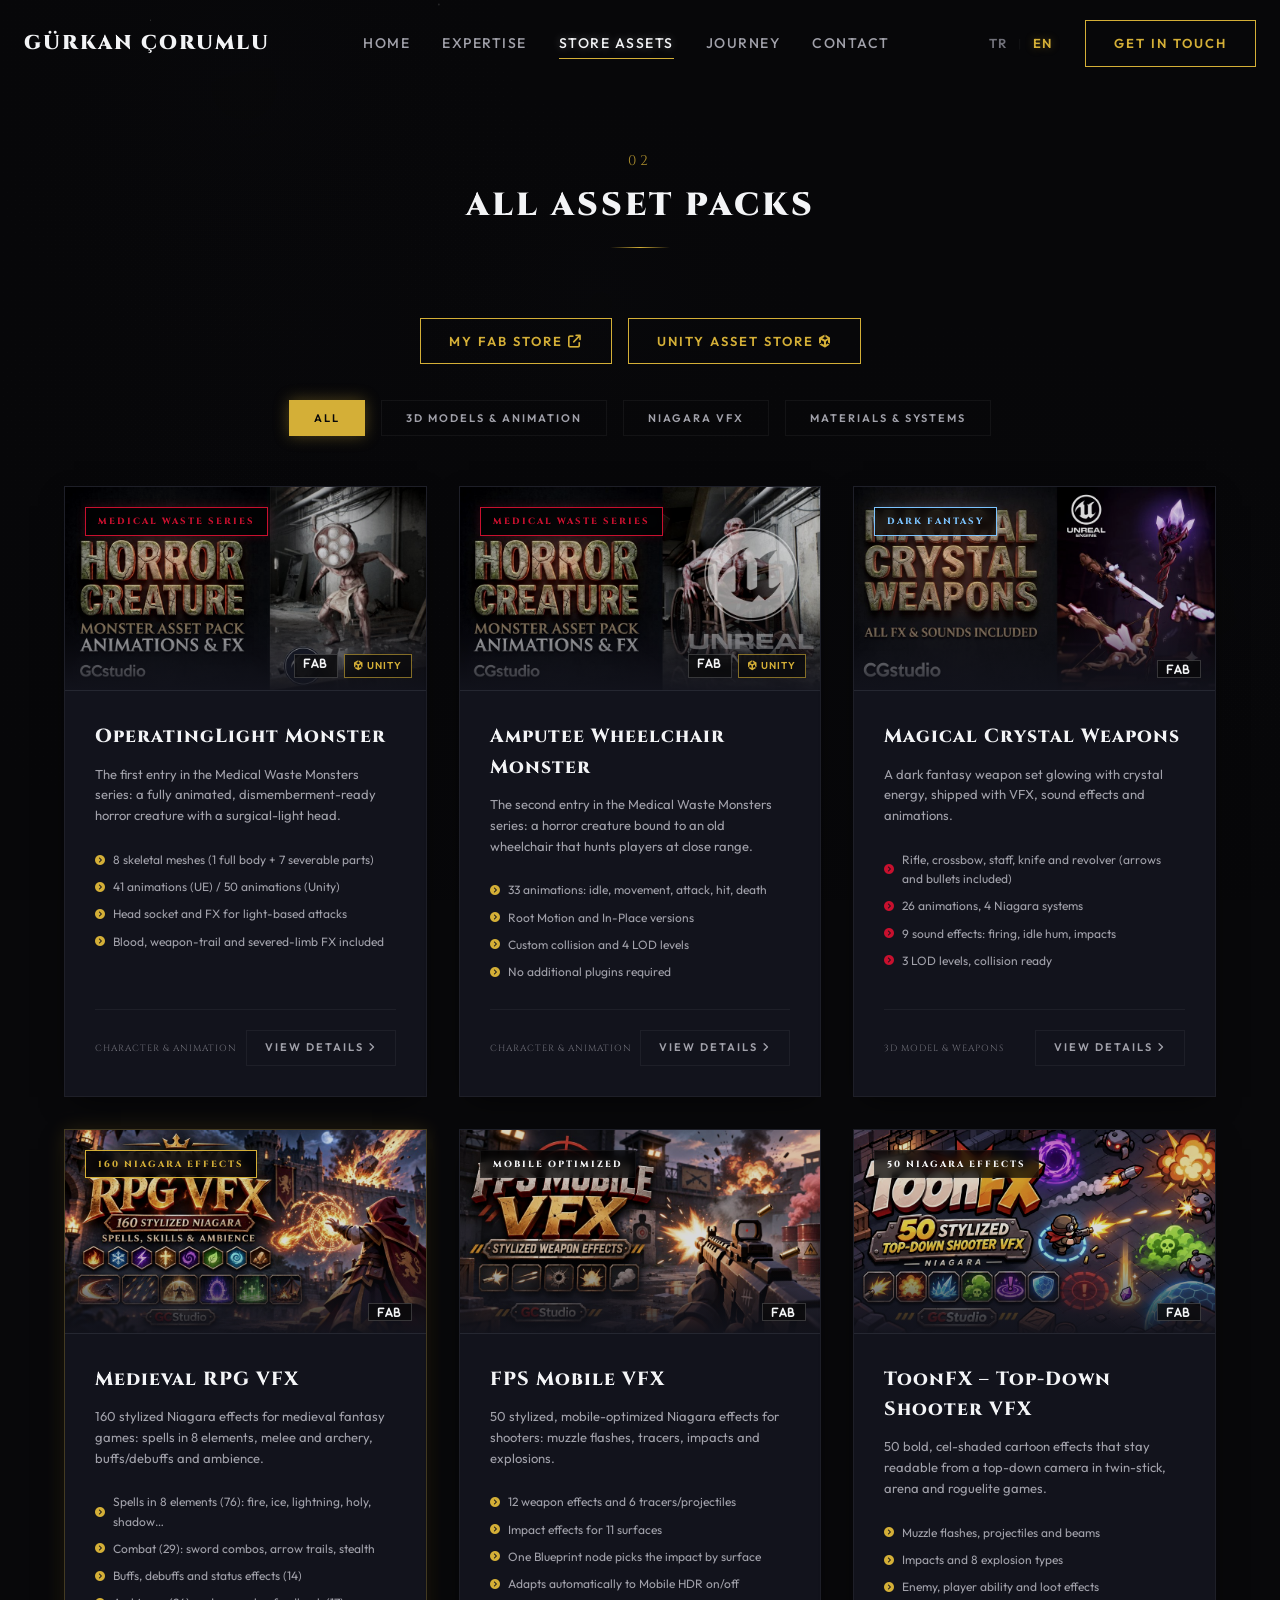
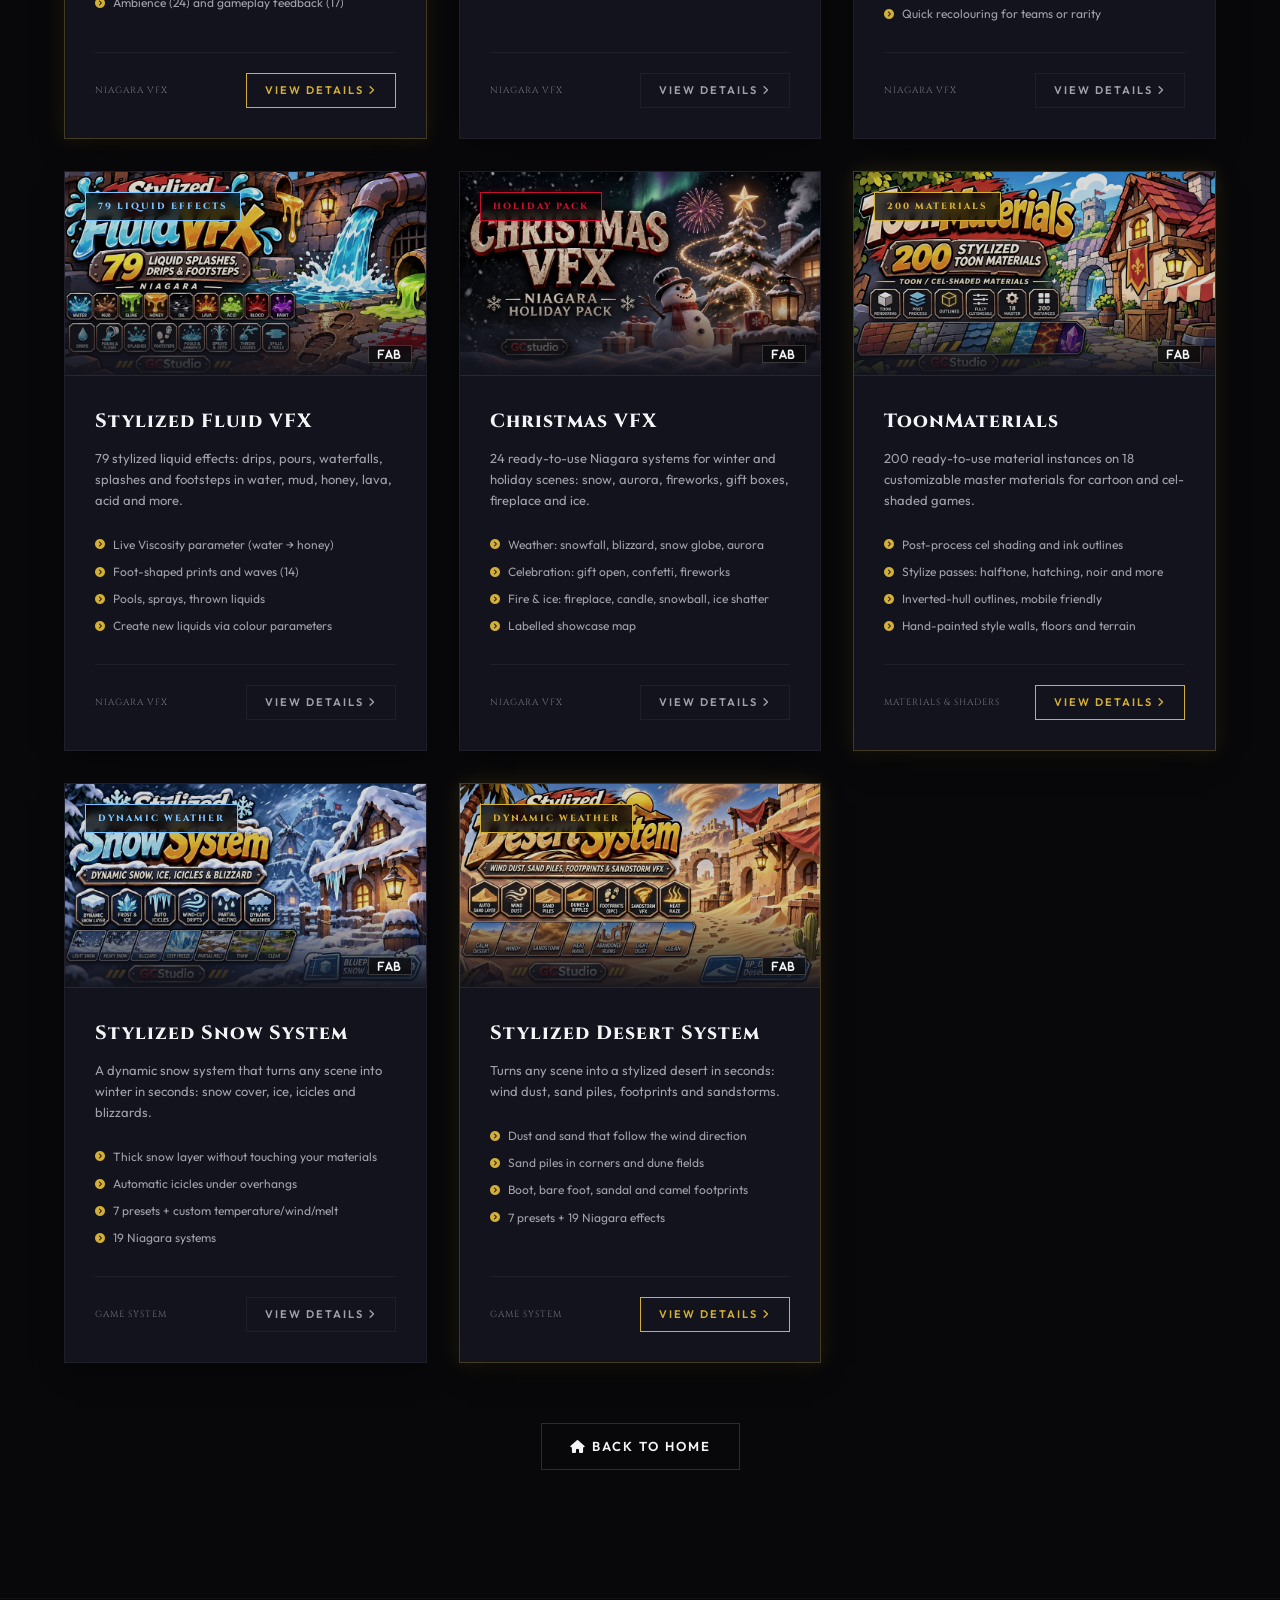
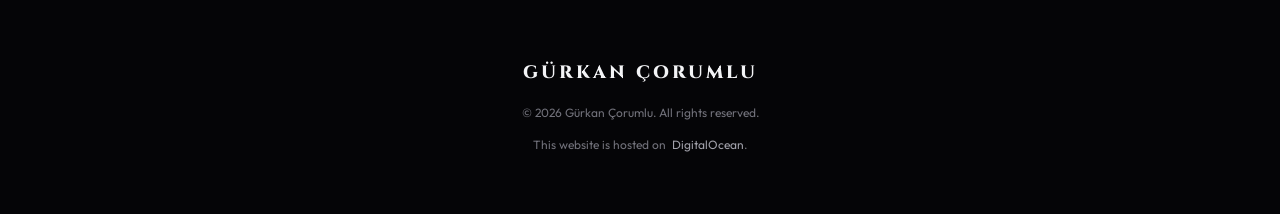
<file: details.html>
<!DOCTYPE html>
<html lang="tr">
<head>
    <meta charset="UTF-8">
    <meta name="viewport" content="width=device-width, initial-scale=1.0">
    <meta name="description" content="3D Varlık Paketi Detayları - Gürkan Çorumlu. Oyun motoru entegreli model, UV ve rig detayları.">
    <meta name="author" content="Gürkan Çorumlu">
    <title>Varlık Detayları | Gürkan Çorumlu 3D Portfolio</title>
    
    <!-- Google Fonts -->
    <link rel="preconnect" href="https://fonts.googleapis.com">
    <link rel="preconnect" href="https://fonts.gstatic.com" crossorigin>
    <link href="https://fonts.googleapis.com/css2?family=Cinzel:wght@400;600;800;900&family=Outfit:wght@200;300;400;500;600;700&display=swap" rel="stylesheet">
    
    <!-- Font Awesome CDN -->
    <link rel="stylesheet" href="https://cdnjs.cloudflare.com/ajax/libs/font-awesome/6.4.0/css/all.min.css">
    
    <!-- Stylesheet -->
    <link rel="stylesheet" href="styles.css">
</head>
<body>

    <!-- Fog/Mist Canvas Background -->
    <canvas id="fog-canvas"></canvas>

    <!-- Header / Navigation -->
    <header class="navbar scrolled">
        <div class="nav-container">
            <a href="index.html" class="nav-logo">GÜRKAN ÇORUMLU</a>
            
            <nav class="nav-links">
                <a href="index.html">
                    <span class="tr-text">Ana Sayfa</span>
                    <span class="en-text">Home</span>
                </a>
                <a href="index.html#expertise">
                    <span class="tr-text">Uzmanlık</span>
                    <span class="en-text">Expertise</span>
                </a>
                <a href="assets.html" class="active">
                    <span class="tr-text">Mağaza Varlıkları</span>
                    <span class="en-text">Store Assets</span>
                </a>
                <a href="index.html#journey">
                    <span class="tr-text">Deneyim</span>
                    <span class="en-text">Journey</span>
                </a>
                <a href="index.html#contact">
                    <span class="tr-text">İletişim</span>
                    <span class="en-text">Contact</span>
                </a>
            </nav>

            <div class="nav-actions">
                <div class="lang-selector">
                    <button class="lang-btn active" data-lang="tr">TR</button>
                    <span class="lang-separator">|</span>
                    <button class="lang-btn" data-lang="en">EN</button>
                </div>
                
                <a href="index.html#contact" class="btn btn-outline cv-btn tr-text">İletişime Geç</a>
                <a href="index.html#contact" class="btn btn-outline cv-btn en-text">Get in Touch</a>
                
                <button class="mobile-toggle" aria-label="Menüyü Aç/Kapat">
                    <i class="fa-solid fa-bars-staggered"></i>
                </button>
            </div>
        </div>
    </header>

    <!-- Mobile Navigation Drawer -->
    <div class="mobile-drawer">
        <button class="mobile-close" aria-label="Menüyü Kapat"><i class="fa-solid fa-xmark"></i></button>
        <div class="lang-selector-mobile">
            <button class="lang-btn active" data-lang="tr">TR</button>
            <span class="lang-separator">|</span>
            <button class="lang-btn" data-lang="en">EN</button>
        </div>
        <nav class="drawer-links">
            <a href="index.html">
                <span class="tr-text">Ana Sayfa</span>
                <span class="en-text">Home</span>
            </a>
            <a href="index.html#expertise">
                <span class="tr-text">Uzmanlık</span>
                <span class="en-text">Expertise</span>
            </a>
            <a href="assets.html">
                <span class="tr-text">Mağaza Varlıkları</span>
                <span class="en-text">Store Assets</span>
            </a>
            <a href="index.html#journey">
                <span class="tr-text">Deneyim</span>
                <span class="en-text">Journey</span>
            </a>
            <a href="index.html#contact">
                <span class="tr-text">İletişim</span>
                <span class="en-text">Contact</span>
            </a>
        </nav>
    </div>

    <!-- Main Details Content -->
    <main class="section-padding" style="padding-top: 150px;">
        <div class="container">
            <!-- Breadcrumbs or back button -->
            <div class="details-back-nav" style="margin-bottom: 30px;">
                <a href="assets.html" class="details-back-link">
                    <i class="fa-solid fa-arrow-left"></i>
                    <span class="tr-text">Mağazaya Dön</span>
                    <span class="en-text">Back to Store</span>
                </a>
            </div>

            <div class="details-grid">
                <!-- Left Column: Visual & Specs -->
                <div class="details-visual-col">
                    <div class="details-image-container">
                        <span id="details-edition" class="project-edition-tag">STANDARD EDITION</span>
                        <img id="details-image" src="assets/images/project_preview.png" alt="Asset Image" class="details-hero-img">
                        <div class="project-overlay"></div>
                    </div>
                    <div class="details-gallery" id="details-gallery"></div>
                    
                    <!-- Specifications Block -->
                    <div class="details-specs-block">
                        <h3 class="details-section-title">
                            <span class="tr-text">TEKNİK DETAYLAR</span>
                            <span class="en-text">TECHNICAL SPECS</span>
                        </h3>
                        <div class="details-specs-grid" id="details-specs-list">
                            <!-- Injected by JS -->
                        </div>
                    </div>
                </div>

                <!-- Right Column: Description & Purchase Actions -->
                <div class="details-info-col">
                    <div class="details-header-info">
                        <span id="details-category-badge" class="details-cat-tag"></span>
                        <div id="details-engines" class="details-engines"></div>
                        <h1 id="details-title" class="details-main-title">Asset Pack Title</h1>
                        <p id="details-desc-short" class="details-short-desc">Short description of the pack</p>
                    </div>

                    <!-- Long Description Box -->
                    <div class="details-description-box">
                        <h3 class="details-section-title">
                            <span class="tr-text">AÇIKLAMA</span>
                            <span class="en-text">DESCRIPTION</span>
                        </h3>
                        <p id="details-long-desc" class="details-long-desc-p">
                            Long description text explaining how the asset works.
                        </p>
                    </div>

                    <!-- Animation list if applicable -->
                    <div id="details-animations-section" class="details-animations-box" style="display: none;">
                        <h3 class="details-section-title">
                            <span class="tr-text">ANİMASYON LİSTESİ</span>
                            <span class="en-text">ANIMATION LIST</span>
                        </h3>
                        <ul id="details-animations-list" class="details-anim-ul">
                            <!-- Injected by JS -->
                        </ul>
                    </div>

                    <!-- Purchase Actions -->
                    <div class="details-action-box">
                        <h3 class="details-section-title">
                            <span class="tr-text">MAĞAZA BAĞLANTILARI</span>
                            <span class="en-text">STORE LINKS</span>
                        </h3>
                        <div class="details-buttons-row">
                            <a id="details-fab-link" href="#" target="_blank" rel="noopener noreferrer" class="btn btn-primary btn-store">
                                <span class="tr-text">Fab Marketplace'den Al <i class="fa-solid fa-store"></i></span>
                                <span class="en-text">Buy on Fab Marketplace <i class="fa-solid fa-store"></i></span>
                            </a>
                            <a id="details-unity-link" href="#" target="_blank" rel="noopener noreferrer" class="btn btn-outline btn-store gold-btn">
                                <span class="tr-text">Unity Asset Store'dan Al <i class="fa-brands fa-unity"></i></span>
                                <span class="en-text">Buy on Unity Asset Store <i class="fa-brands fa-unity"></i></span>
                            </a>
                        </div>
                        <a id="details-video-link" href="#" target="_blank" rel="noopener noreferrer" class="btn btn-secondary btn-video" style="display: none;">
                            <span class="tr-text"><i class="fa-brands fa-youtube"></i> Tanıtım Videosunu İzle</span>
                            <span class="en-text"><i class="fa-brands fa-youtube"></i> Watch the Trailer</span>
                        </a>
                    </div>
                </div>
            </div>
        </div>
    </main>

    <!-- Footer -->
    <footer class="main-footer">
        <div class="footer-container">
            <div class="footer-brand">GÜRKAN ÇORUMLU</div>
            <p class="footer-copy">
                &copy; 2026 Gürkan Çorumlu. <span class="tr-text">Tüm hakları saklıdır.</span><span class="en-text">All rights reserved.</span>
            </p>
            <p class="footer-host tr-text">
                Bu web sitesi <a href="https://www.digitalocean.com" target="_blank" rel="noopener noreferrer"><i class="fa-brands fa-digitalocean"></i> DigitalOcean</a> üzerinde barındırılmaktadır.
            </p>
            <p class="footer-host en-text">
                This website is hosted on <a href="https://www.digitalocean.com" target="_blank" rel="noopener noreferrer"><i class="fa-brands fa-digitalocean"></i> DigitalOcean</a>.
            </p>
        </div>
    </footer>

    <!-- Scripts -->
    <script src="db.js"></script>
    <script src="app.js"></script>
    <script src="details.js"></script>
</body>
</html>
</file>
<file: styles.css>
/* --------------------------------------------------
 * DESIGN SYSTEM & ROOT VARIABLES
 * -------------------------------------------------- */
:root {
    --bg-primary: #08080a;
    --bg-secondary: #12131c;
    --bg-tertiary: #191b26;
    --bg-nav: rgba(8, 8, 10, 0.75);
    
    --accent-gold: #d4af37;
    --accent-gold-hover: #ffb800;
    --accent-gold-glow: rgba(212, 175, 55, 0.35);
    
    --accent-red: #c8102e;
    --accent-red-hover: #e51b3c;
    --accent-red-glow: rgba(200, 16, 46, 0.35);
    
    --text-primary: #f3f4f6;
    --text-secondary: #a1a1aa;
    --text-muted: #71717a;
    
    --border-color: rgba(255, 255, 255, 0.05);
    --border-glow: rgba(212, 175, 55, 0.1);
    
    --font-title: 'Cinzel', serif;
    --font-body: 'Outfit', sans-serif;
    
    --transition-smooth: all 0.4s cubic-bezier(0.16, 1, 0.3, 1);
    --transition-fast: all 0.2s cubic-bezier(0.4, 0, 0.2, 1);
    --glass-blur: blur(12px);
    
    --shadow-premium: 0 10px 30px -10px rgba(0, 0, 0, 0.7);
    --shadow-glow-gold: 0 0 20px rgba(212, 175, 55, 0.15);
}

/* Reset & Base Styles */
* {
    margin: 0;
    padding: 0;
    box-sizing: border-box;
    scroll-behavior: smooth;
}

body {
    background-color: var(--bg-primary);
    color: var(--text-primary);
    font-family: var(--font-body);
    overflow-x: hidden;
    line-height: 1.6;
    -webkit-font-smoothing: antialiased;
}

/* Custom Scrollbar */
::-webkit-scrollbar {
    width: 8px;
}
::-webkit-scrollbar-track {
    background: var(--bg-primary);
}
::-webkit-scrollbar-thumb {
    background: var(--bg-secondary);
    border: 2px solid var(--bg-primary);
    border-radius: 4px;
}
::-webkit-scrollbar-thumb:hover {
    background: var(--accent-gold);
}

/* Canvas Background */
#fog-canvas {
    position: fixed;
    top: 0;
    left: 0;
    width: 100vw;
    height: 100vh;
    z-index: -1;
    pointer-events: none;
    background-color: var(--bg-primary);
}

/* Selection */
::selection {
    background-color: var(--accent-gold);
    color: var(--bg-primary);
}

/* Layout Container */
.container {
    width: 100%;
    max-width: 1200px;
    margin: 0 auto;
    padding: 0 24px;
}

.section-padding {
    padding: 120px 0;
}

/* --------------------------------------------------
 * TYPOGRAPHY & HEADER STYLES
 * -------------------------------------------------- */
h1, h2, h3, h4, h5, h6 {
    font-family: var(--font-title);
    font-weight: 600;
    letter-spacing: 1px;
}

.section-header {
    margin-bottom: 70px;
    position: relative;
}

.section-number {
    font-family: var(--font-title);
    font-size: 14px;
    color: var(--accent-gold);
    letter-spacing: 4px;
    display: block;
    margin-bottom: 8px;
    opacity: 0.8;
}

.section-title {
    font-size: 32px;
    font-weight: 900;
    letter-spacing: 3px;
    text-transform: uppercase;
    position: relative;
    display: inline-block;
}

.section-divider {
    width: 60px;
    height: 1px;
    background: linear-gradient(90deg, transparent, var(--accent-gold), transparent);
    margin: 15px auto 0;
}

.text-center {
    text-align: center;
}

/* --------------------------------------------------
 * NAVIGATION BAR
 * -------------------------------------------------- */
.navbar {
    position: fixed;
    top: 0;
    left: 0;
    width: 100%;
    z-index: 100;
    background-color: transparent;
    border-bottom: 1px solid transparent;
    transition: var(--transition-smooth);
}

.navbar.scrolled {
    background-color: var(--bg-nav);
    backdrop-filter: var(--glass-blur);
    border-bottom: 1px solid var(--border-color);
    box-shadow: var(--shadow-premium);
}

.nav-container {
    max-width: 1300px;
    margin: 0 auto;
    padding: 20px 24px;
    display: flex;
    justify-content: space-between;
    align-items: center;
    transition: var(--transition-smooth);
}

.navbar.scrolled .nav-container {
    padding: 15px 24px;
}

.nav-logo {
    font-family: var(--font-title);
    font-size: 20px;
    font-weight: 900;
    letter-spacing: 2px;
    color: var(--text-primary);
    text-decoration: none;
    position: relative;
    overflow: hidden;
}

.nav-logo::after {
    content: '';
    position: absolute;
    bottom: 0;
    left: 0;
    width: 100%;
    height: 1px;
    background: var(--accent-gold);
    transform: scaleX(0);
    transform-origin: right;
    transition: transform 0.30s ease;
}

.nav-logo:hover::after {
    transform: scaleX(1);
    transform-origin: left;
}

.nav-links {
    display: flex;
    gap: 32px;
}

.nav-links a {
    color: var(--text-secondary);
    text-decoration: none;
    font-size: 14px;
    font-weight: 500;
    letter-spacing: 1.5px;
    text-transform: uppercase;
    transition: var(--transition-fast);
    position: relative;
    padding: 4px 0;
}

.nav-links a::after {
    content: '';
    position: absolute;
    bottom: 0;
    left: 0;
    width: 100%;
    height: 1px;
    background-color: var(--accent-gold);
    transform: scaleX(0);
    transition: var(--transition-fast);
}

.nav-links a:hover,
.nav-links a.active {
    color: var(--text-primary);
    text-shadow: 0 0 8px rgba(255,255,255,0.3);
}

.nav-links a.active::after {
    transform: scaleX(1);
}

.nav-actions {
    display: flex;
    align-items: center;
    gap: 16px;
}

/* Mobile Toggle */
.mobile-toggle {
    display: none;
    background: none;
    border: none;
    color: var(--text-primary);
    font-size: 20px;
    cursor: pointer;
    transition: var(--transition-fast);
}

.mobile-toggle:hover {
    color: var(--accent-gold);
}

/* --------------------------------------------------
 * MOBILE DRAWER
 * -------------------------------------------------- */
.mobile-drawer {
    position: fixed;
    top: 0;
    right: -100%;
    width: 300px;
    height: 100vh;
    background-color: var(--bg-primary);
    border-left: 1px solid var(--border-color);
    z-index: 200;
    padding: 80px 40px;
    display: flex;
    flex-direction: column;
    transition: var(--transition-smooth);
}

.mobile-drawer.open {
    right: 0;
    box-shadow: -10px 0 30px rgba(0,0,0,0.5);
}

.mobile-close {
    position: absolute;
    top: 24px;
    right: 24px;
    background: none;
    border: none;
    color: var(--text-primary);
    font-size: 24px;
    cursor: pointer;
}

.mobile-close:hover {
    color: var(--accent-gold);
}

.drawer-links {
    display: flex;
    flex-direction: column;
    gap: 28px;
    margin-top: 40px;
}

.drawer-links a {
    color: var(--text-secondary);
    text-decoration: none;
    font-size: 16px;
    font-family: var(--font-title);
    letter-spacing: 2px;
    text-transform: uppercase;
    transition: var(--transition-fast);
}

.drawer-links a:hover {
    color: var(--accent-gold);
    padding-left: 8px;
}

.cv-btn-mobile {
    margin-top: 20px;
    text-align: center;
}

/* --------------------------------------------------
 * BUTTON STYLES
 * -------------------------------------------------- */
.btn {
    display: inline-block;
    padding: 12px 28px;
    font-family: var(--font-body);
    font-size: 13px;
    font-weight: 600;
    letter-spacing: 2px;
    text-transform: uppercase;
    text-decoration: none;
    border-radius: 0;
    cursor: pointer;
    transition: var(--transition-smooth);
    position: relative;
    overflow: hidden;
}

.btn-primary {
    background-color: var(--accent-gold);
    color: var(--bg-primary);
    border: 1px solid var(--accent-gold);
}

.btn-primary:hover {
    background-color: var(--accent-gold-hover);
    box-shadow: 0 0 25px var(--accent-gold-glow);
    transform: translateY(-2px);
}

.btn-secondary {
    background-color: transparent;
    color: var(--text-primary);
    border: 1px solid rgba(255, 255, 255, 0.15);
}

.btn-secondary:hover {
    border-color: var(--text-primary);
    background-color: rgba(255, 255, 255, 0.05);
    transform: translateY(-2px);
}

.btn-outline {
    background-color: transparent;
    color: var(--accent-gold);
    border: 1px solid var(--accent-gold);
}

.btn-outline:hover {
    background-color: var(--accent-gold);
    color: var(--bg-primary);
    box-shadow: 0 0 15px var(--accent-gold-glow);
}

.btn-card {
    background-color: transparent;
    color: var(--text-secondary);
    border: 1px solid var(--border-color);
    padding: 8px 18px;
    font-size: 11px;
}

.btn-card:hover {
    color: var(--text-primary);
    border-color: var(--text-primary);
    background-color: rgba(255,255,255,0.02);
}

.gold-btn {
    border-color: var(--accent-gold);
    color: var(--accent-gold);
}

.gold-btn:hover {
    background-color: var(--accent-gold);
    color: var(--bg-primary) !important;
    box-shadow: 0 0 15px var(--accent-gold-glow);
}

/* --------------------------------------------------
 * HERO SECTION
 * -------------------------------------------------- */
.hero-section {
    min-height: 100vh;
    display: flex;
    align-items: center;
    position: relative;
    padding-top: 100px;
    background-image: url('assets/images/hero_bg.png');
    background-size: cover;
    background-position: center;
}

.hero-overlay {
    position: absolute;
    top: 0;
    left: 0;
    width: 100%;
    height: 100%;
    background: radial-gradient(circle at center, transparent 30%, rgba(8, 8, 10, 0.95) 85%);
}

.hero-content {
    max-width: 800px;
    margin: 0 auto;
    padding: 0 24px;
    text-align: center;
    position: relative;
    z-index: 10;
}

.hero-tagline {
    font-family: var(--font-body);
    font-size: 12px;
    letter-spacing: 6px;
    color: var(--accent-gold);
    text-transform: uppercase;
    font-weight: 500;
    margin-bottom: 24px;
    animation: fadeIn 1s ease-out;
}

.hero-title {
    font-size: clamp(40px, 8vw, 76px);
    font-weight: 900;
    letter-spacing: 5px;
    line-height: 1.1;
    margin-bottom: 20px;
    background: linear-gradient(180deg, var(--text-primary) 50%, #909096 100%);
    -webkit-background-clip: text;
    -webkit-text-fill-color: transparent;
    text-shadow: 0 10px 30px rgba(0,0,0,0.5);
    animation: slideUp 1s cubic-bezier(0.16, 1, 0.3, 1);
}

.hero-subtitle {
    font-family: var(--font-title);
    font-size: clamp(14px, 3vw, 20px);
    letter-spacing: 3px;
    color: var(--text-secondary);
    text-transform: uppercase;
    margin-bottom: 30px;
    animation: slideUp 1.2s cubic-bezier(0.16, 1, 0.3, 1);
}

.hero-description {
    font-size: 16px;
    color: var(--text-secondary);
    max-width: 600px;
    margin: 0 auto 40px;
    animation: slideUp 1.4s cubic-bezier(0.16, 1, 0.3, 1);
}

.hero-buttons {
    display: flex;
    justify-content: center;
    gap: 16px;
    margin-bottom: 60px;
    animation: slideUp 1.6s cubic-bezier(0.16, 1, 0.3, 1);
}

.hero-footer-badges {
    display: flex;
    justify-content: center;
    flex-wrap: wrap;
    gap: 24px;
    animation: fadeIn 2s ease-out;
}

.badge-item {
    font-size: 12px;
    letter-spacing: 2px;
    text-transform: uppercase;
    color: var(--text-muted);
    display: flex;
    align-items: center;
    gap: 8px;
    border: 1px solid var(--border-color);
    padding: 6px 14px;
    background-color: rgba(255,255,255,0.01);
}

.badge-item i {
    color: var(--accent-gold);
}

/* Keyframes */
@keyframes fadeIn {
    from { opacity: 0; }
    to { opacity: 1; }
}

@keyframes slideUp {
    from {
        opacity: 0;
        transform: translateY(30px);
    }
    to {
        opacity: 1;
        transform: translateY(0);
    }
}

/* --------------------------------------------------
 * CORE EXPERTISE SELECTOR (Resident Evil Style)
 * -------------------------------------------------- */
.expertise-grid {
    display: grid;
    grid-template-columns: 1fr 320px 180px;
    gap: 40px;
    align-items: center;
    margin-top: 30px;
}

/* Left panel content */
.expertise-info-panel {
    background-color: var(--bg-secondary);
    border: 1px solid var(--border-color);
    padding: 48px;
    min-height: 420px;
    display: flex;
    flex-direction: column;
    justify-content: center;
    position: relative;
    box-shadow: var(--shadow-premium);
}

.role-details {
    display: none;
    opacity: 0;
    transform: translateY(15px);
    transition: opacity 0.5s ease, transform 0.5s ease;
}

.role-details.active {
    display: block;
    opacity: 1;
    transform: translateY(0);
}

.role-title {
    font-size: 26px;
    font-weight: 800;
    color: var(--text-primary);
    margin-bottom: 20px;
    letter-spacing: 2px;
    text-transform: uppercase;
    border-left: 3px solid var(--accent-gold);
    padding-left: 15px;
}

.role-desc {
    color: var(--text-secondary);
    font-size: 15px;
    margin-bottom: 28px;
    line-height: 1.7;
}

.role-skills-list {
    list-style: none;
    display: grid;
    grid-template-columns: 1fr;
    gap: 12px;
    margin-bottom: 30px;
}

.role-skills-list li {
    font-size: 14px;
    color: var(--text-primary);
    display: flex;
    align-items: center;
    gap: 10px;
}

.role-skills-list li i {
    color: var(--accent-gold);
    font-size: 14px;
}

.role-metrics {
    display: flex;
    gap: 40px;
    border-top: 1px solid var(--border-color);
    padding-top: 24px;
}

.metric-item {
    display: flex;
    flex-direction: column;
}

.metric-value {
    font-family: var(--font-title);
    font-size: 24px;
    font-weight: 800;
    color: var(--accent-gold);
}

.metric-label {
    font-size: 11px;
    color: var(--text-muted);
    text-transform: uppercase;
    letter-spacing: 1px;
    margin-top: 4px;
}

/* Center Avatar Frame */
.expertise-avatar-panel {
    display: flex;
    justify-content: center;
    align-items: center;
}

.avatar-frame {
    width: 280px;
    height: 280px;
    border-radius: 50%;
    position: relative;
    padding: 10px;
    background: linear-gradient(135deg, var(--bg-tertiary) 0%, var(--bg-secondary) 100%);
    border: 1px solid var(--border-color);
}

.glow-ring {
    position: absolute;
    top: -2px;
    left: -2px;
    width: calc(100% + 4px);
    height: calc(100% + 4px);
    border-radius: 50%;
    border: 1px solid var(--accent-gold);
    opacity: 0.3;
    pointer-events: none;
    animation: slowSpin 25s linear infinite;
}

.avatar-img {
    width: 100%;
    height: 100%;
    object-fit: cover;
    border-radius: 50%;
    filter: grayscale(40%) contrast(110%);
    border: 2px solid rgba(255, 255, 255, 0.05);
    transition: var(--transition-smooth);
}

.avatar-frame:hover .avatar-img {
    filter: grayscale(0%) contrast(100%);
    border-color: var(--accent-gold);
}

@keyframes slowSpin {
    from { transform: rotate(0deg); }
    to { transform: rotate(360deg); }
}

/* Right Selection Column */
.expertise-selectors {
    display: flex;
    flex-direction: column;
    gap: 20px;
}

.selector-badge {
    display: flex;
    align-items: center;
    gap: 15px;
    cursor: pointer;
    transition: var(--transition-smooth);
    padding: 10px;
    border: 1px solid transparent;
}

.badge-inner {
    width: 46px;
    height: 46px;
    border-radius: 50%;
    border: 1px solid rgba(255,255,255,0.1);
    background-color: var(--bg-secondary);
    display: flex;
    justify-content: center;
    align-items: center;
    font-size: 16px;
    color: var(--text-secondary);
    transition: var(--transition-smooth);
}

.badge-label {
    font-family: var(--font-title);
    font-size: 11px;
    font-weight: 800;
    letter-spacing: 2px;
    color: var(--text-muted);
    transition: var(--transition-smooth);
}

/* Hover and Active badge styles */
.selector-badge:hover .badge-inner {
    border-color: var(--text-primary);
    color: var(--text-primary);
    box-shadow: 0 0 10px rgba(255,255,255,0.1);
}

.selector-badge:hover .badge-label {
    color: var(--text-secondary);
}

.selector-badge.active .badge-inner {
    border-color: var(--accent-gold);
    color: var(--bg-primary);
    background-color: var(--accent-gold);
    box-shadow: 0 0 15px var(--accent-gold-glow);
}

.selector-badge.active .badge-label {
    color: var(--accent-gold);
}

/* --------------------------------------------------
 * FEATURED PROJECTS (Resident Evil Ediciones Style)
 * -------------------------------------------------- */
.projects-grid {
    display: grid;
    grid-template-columns: repeat(3, 1fr);
    gap: 32px;
    margin-top: 30px;
}

.project-card {
    background-color: var(--bg-secondary);
    border: 1px solid var(--border-color);
    display: flex;
    flex-direction: column;
    transition: var(--transition-smooth);
    position: relative;
    box-shadow: var(--shadow-premium);
}

/* Double border look on hover */
.project-card::before {
    content: '';
    position: absolute;
    top: 4px;
    left: 4px;
    right: 4px;
    bottom: 4px;
    border: 1px solid transparent;
    transition: var(--transition-smooth);
    pointer-events: none;
    z-index: 2;
}

.project-card:hover {
    transform: translateY(-8px);
    border-color: rgba(255,255,255,0.15);
    box-shadow: 0 15px 40px -10px rgba(0,0,0,0.9);
}

.project-card:hover::before {
    border-color: rgba(255, 255, 255, 0.05);
}

/* Edition Tag */
.project-edition-tag {
    position: absolute;
    top: 20px;
    left: 20px;
    z-index: 10;
    font-family: var(--font-title);
    font-size: 9px;
    font-weight: 800;
    letter-spacing: 2px;
    color: var(--text-primary);
    background-color: rgba(0, 0, 0, 0.7);
    padding: 6px 12px;
    border: 1px solid var(--border-color);
    backdrop-filter: blur(4px);
}

.project-edition-tag.gold {
    color: var(--accent-gold);
    border-color: var(--accent-gold);
    box-shadow: 0 0 10px rgba(212, 175, 55, 0.2);
}

.project-edition-tag.red {
    color: var(--accent-red);
    border-color: var(--accent-red);
    box-shadow: 0 0 10px rgba(200, 16, 46, 0.2);
}

/* Image Container */
.project-img-container {
    position: relative;
    width: 100%;
    padding-top: 56.25%; /* 16:9 Aspect Ratio */
    overflow: hidden;
    background-color: var(--bg-tertiary);
    border-bottom: 1px solid var(--border-color);
}

.project-img {
    position: absolute;
    top: 0;
    left: 0;
    width: 100%;
    height: 100%;
    object-fit: cover;
    filter: grayscale(30%) contrast(110%) brightness(85%);
    transition: var(--transition-smooth);
}

.project-overlay {
    position: absolute;
    top: 0;
    left: 0;
    width: 100%;
    height: 100%;
    background: linear-gradient(180deg, transparent 60%, rgba(18, 19, 28, 0.95) 100%);
}

.project-card:hover .project-img {
    transform: scale(1.06);
    filter: grayscale(0%) contrast(100%) brightness(100%);
}

/* Body Content */
.project-body {
    padding: 30px;
    display: flex;
    flex-direction: column;
    flex-grow: 1;
}

.project-title {
    font-size: 19px;
    font-weight: 800;
    margin-bottom: 12px;
    letter-spacing: 1px;
    color: var(--text-primary);
}

.project-desc {
    font-size: 13px;
    color: var(--text-secondary);
    margin-bottom: 24px;
    line-height: 1.6;
}

.project-features {
    list-style: none;
    margin-bottom: 28px;
    display: flex;
    flex-direction: column;
    gap: 8px;
    flex-grow: 1;
}

.project-features li {
    font-size: 12px;
    color: var(--text-secondary);
    display: flex;
    align-items: center;
    gap: 8px;
}

.project-features li i {
    font-size: 10px;
    color: var(--accent-gold);
}

.project-card.featured .project-features li i {
    color: var(--accent-gold);
}

.project-card:nth-child(3) .project-features li i {
    color: var(--accent-red);
}

/* Footer Content */
.project-footer {
    display: flex;
    justify-content: space-between;
    align-items: center;
    border-top: 1px solid var(--border-color);
    padding-top: 20px;
}

.project-status {
    font-family: var(--font-title);
    font-size: 9px;
    letter-spacing: 1px;
    color: var(--text-muted);
}

/* Featured Card Special glow */
.project-card.featured {
    border-color: rgba(212, 175, 55, 0.25);
    box-shadow: 0 10px 30px -10px rgba(0, 0, 0, 0.8), var(--shadow-glow-gold);
}

.project-card.featured:hover {
    border-color: var(--accent-gold);
    box-shadow: 0 15px 40px -10px rgba(0, 0, 0, 0.9), 0 0 25px rgba(212, 175, 55, 0.2);
}

/* --------------------------------------------------
 * CAREER JOURNEY (Locaciones Jugables Style Slider)
 * -------------------------------------------------- */
.journey-wrapper {
    position: relative;
    width: 100%;
}

.journey-controls {
    display: flex;
    justify-content: flex-end;
    gap: 12px;
    margin-bottom: 24px;
}

.journey-btn {
    background: none;
    border: 1px solid var(--border-color);
    color: var(--text-secondary);
    width: 44px;
    height: 44px;
    cursor: pointer;
    display: flex;
    justify-content: center;
    align-items: center;
    transition: var(--transition-fast);
}

.journey-btn:hover {
    border-color: var(--text-primary);
    color: var(--text-primary);
    background-color: rgba(255,255,255,0.02);
}

.journey-track-container {
    overflow: hidden;
    width: 100%;
}

.journey-track {
    display: flex;
    gap: 24px;
    transition: transform 0.5s cubic-bezier(0.16, 1, 0.3, 1);
}

.journey-card {
    min-width: calc(33.333% - 16px);
    background-color: var(--bg-secondary);
    border: 1px solid var(--border-color);
    padding: 36px;
    position: relative;
    transition: var(--transition-smooth);
    box-shadow: var(--shadow-premium);
}

.journey-card::after {
    content: '';
    position: absolute;
    bottom: 0;
    left: 0;
    width: 100%;
    height: 2px;
    background: var(--border-color);
    transition: var(--transition-smooth);
}

.journey-card:hover {
    transform: translateY(-4px);
    border-color: rgba(255,255,255,0.1);
}

.journey-card:hover::after {
    background: var(--accent-gold);
}

.journey-card.active::after {
    background: var(--accent-gold);
}

.journey-years {
    font-family: var(--font-title);
    font-size: 11px;
    color: var(--accent-gold);
    letter-spacing: 2px;
    display: block;
    margin-bottom: 12px;
}

.journey-role {
    font-size: 18px;
    font-weight: 800;
    color: var(--text-primary);
    margin-bottom: 6px;
}

.journey-company {
    font-size: 13px;
    color: var(--text-muted);
    text-transform: uppercase;
    letter-spacing: 1px;
    display: block;
    margin-bottom: 20px;
}

.journey-body p {
    font-size: 13px;
    color: var(--text-secondary);
    line-height: 1.6;
}

/* --------------------------------------------------
 * CONTACT SECTION & FORM
 * -------------------------------------------------- */
.contact-grid {
    display: grid;
    grid-template-columns: 1fr 1.2fr;
    gap: 60px;
    align-items: start;
    margin-top: 30px;
}

.contact-subtitle {
    font-size: 22px;
    font-weight: 800;
    margin-bottom: 16px;
}

.contact-text {
    color: var(--text-secondary);
    font-size: 14px;
    margin-bottom: 40px;
}

.contact-details {
    display: flex;
    flex-direction: column;
    gap: 28px;
    margin-bottom: 40px;
}

.contact-detail-item {
    display: flex;
    align-items: center;
    gap: 20px;
}

.contact-icon {
    width: 48px;
    height: 48px;
    border-radius: 50%;
    border: 1px solid var(--border-color);
    background-color: var(--bg-secondary);
    display: flex;
    justify-content: center;
    align-items: center;
    color: var(--accent-gold);
    font-size: 16px;
}

.contact-detail-text span {
    font-size: 11px;
    color: var(--text-muted);
    text-transform: uppercase;
    letter-spacing: 1px;
    display: block;
}

.contact-detail-text a,
.contact-detail-text p {
    font-size: 15px;
    color: var(--text-primary);
    text-decoration: none;
    font-weight: 500;
    transition: var(--transition-fast);
}

.contact-detail-text a:hover {
    color: var(--accent-gold);
}

.social-links {
    display: flex;
    gap: 16px;
}

.social-icon {
    width: 44px;
    height: 44px;
    border-radius: 50%;
    border: 1px solid var(--border-color);
    color: var(--text-secondary);
    display: flex;
    justify-content: center;
    align-items: center;
    text-decoration: none;
    transition: var(--transition-smooth);
}

.social-icon:hover {
    border-color: var(--accent-gold);
    color: var(--accent-gold);
    box-shadow: 0 0 10px var(--accent-gold-glow);
    transform: translateY(-2px);
}

/* Glassmorphic Contact Form */
.contact-form-panel {
    background-color: var(--bg-secondary);
    border: 1px solid var(--border-color);
    padding: 48px;
    box-shadow: var(--shadow-premium);
    position: relative;
}

.contact-form-panel::after {
    content: '';
    position: absolute;
    top: 4px;
    left: 4px;
    right: 4px;
    bottom: 4px;
    border: 1px solid rgba(255, 255, 255, 0.02);
    pointer-events: none;
}

.form-row {
    display: grid;
    grid-template-columns: 1fr 1fr;
    gap: 20px;
}

.form-group {
    position: relative;
    margin-bottom: 28px;
}

.form-group input,
.form-group textarea {
    width: 100%;
    padding: 12px 16px;
    background: rgba(255,255,255,0.01);
    border: 1px solid var(--border-color);
    color: var(--text-primary);
    font-family: var(--font-body);
    font-size: 14px;
    border-radius: 0;
    outline: none;
    transition: var(--transition-smooth);
}

.form-group textarea {
    resize: none;
}

.form-group label {
    position: absolute;
    left: 16px;
    top: 12px;
    font-size: 13px;
    color: var(--text-muted);
    pointer-events: none;
    transition: var(--transition-smooth);
}

/* Float Label Animation */
.form-group input:focus ~ label,
.form-group input:not(:placeholder-shown) ~ label,
.form-group textarea:focus ~ label,
.form-group textarea:not(:placeholder-shown) ~ label {
    top: -10px;
    left: 10px;
    font-size: 11px;
    color: var(--accent-gold);
    background-color: var(--bg-secondary);
    padding: 0 6px;
}

.form-group input:focus,
.form-group textarea:focus {
    border-color: var(--accent-gold);
    box-shadow: 0 0 10px rgba(212, 175, 55, 0.1);
    background: rgba(255,255,255,0.03);
}

.btn-submit {
    width: 100%;
    display: flex;
    justify-content: center;
    align-items: center;
    gap: 10px;
}

/* --------------------------------------------------
 * FOOTER
 * -------------------------------------------------- */
.main-footer {
    border-top: 1px solid var(--border-color);
    background-color: #050507;
    padding: 60px 0;
    text-align: center;
}

.footer-container {
    max-width: 800px;
    margin: 0 auto;
    padding: 0 24px;
}

.footer-brand {
    font-family: var(--font-title);
    font-size: 18px;
    font-weight: 800;
    letter-spacing: 3px;
    margin-bottom: 16px;
}

.footer-copy {
    font-size: 12px;
    color: var(--text-muted);
    margin-bottom: 12px;
}

.footer-host {
    font-size: 12px;
    color: var(--text-muted);
}

.footer-host a {
    color: var(--text-secondary);
    text-decoration: none;
    transition: var(--transition-fast);
}

.footer-host a:hover {
    color: var(--accent-gold);
}

/* --------------------------------------------------
 * RESPONSIVE DESIGN (MEDIA QUERIES)
 * -------------------------------------------------- */

@media (max-width: 1024px) {
    .expertise-grid {
        grid-template-columns: 1fr 280px;
        gap: 30px;
    }
    
    .expertise-selectors {
        grid-column: span 2;
        flex-direction: row;
        justify-content: space-around;
        margin-top: 20px;
    }
    
    .selector-badge {
        flex-direction: column;
        gap: 8px;
    }
    
    .projects-grid {
        grid-template-columns: repeat(2, 1fr);
    }
    
    .project-card:nth-child(3) {
        grid-column: span 2;
        max-width: calc(50% - 16px);
        margin: 0 auto;
    }
    
    .journey-card {
        min-width: calc(50% - 12px);
    }
}

@media (max-width: 768px) {
    .section-padding {
        padding: 80px 0;
    }
    
    .navbar {
        background-color: var(--bg-nav);
        backdrop-filter: var(--glass-blur);
        border-bottom: 1px solid var(--border-color);
    }
    
    .nav-links, .nav-actions .btn {
        display: none;
    }
    
    .mobile-toggle {
        display: block;
    }
    
    .hero-content {
        padding-top: 40px;
    }
    
    .hero-buttons {
        flex-direction: column;
        gap: 12px;
    }
    
    .hero-buttons .btn {
        width: 100%;
    }
    
    .expertise-grid {
        grid-template-columns: 1fr;
    }
    
    .expertise-avatar-panel {
        grid-row: 1;
    }
    
    .expertise-selectors {
        grid-column: span 1;
        flex-wrap: wrap;
        gap: 10px;
    }
    
    .selector-badge {
        flex-grow: 1;
        background-color: var(--bg-secondary);
        border: 1px solid var(--border-color);
    }
    
    .projects-grid {
        grid-template-columns: 1fr;
    }
    
    .project-card:nth-child(3) {
        max-width: 100%;
    }
    
    .journey-card {
        min-width: 100%;
    }
    
    .contact-grid {
        grid-template-columns: 1fr;
        gap: 40px;
    }
    
    .contact-form-panel {
        padding: 30px 20px;
    }
    
    .form-row {
        grid-template-columns: 1fr;
    }
}

/* --------------------------------------------------
 * LANGUAGE SELECTOR & TRANSLATION SYSTEM
 * -------------------------------------------------- */
.lang-selector,
.lang-selector-mobile {
    display: flex;
    align-items: center;
    gap: 6px;
    margin-right: 12px;
}

.lang-selector-mobile {
    margin-right: 0;
    margin-bottom: 24px;
    justify-content: center;
}

.lang-btn {
    background: none;
    border: none;
    color: var(--text-muted);
    font-family: var(--font-body);
    font-size: 13px;
    font-weight: 600;
    cursor: pointer;
    padding: 4px 6px;
    transition: var(--transition-fast);
    letter-spacing: 0.5px;
}

.lang-btn:hover,
.lang-btn.active {
    color: var(--accent-gold);
    text-shadow: 0 0 8px var(--accent-gold-glow);
}

.lang-separator {
    color: var(--border-color);
    font-size: 12px;
}

/* Hide inactive language elements */
html.lang-tr .en-text {
    display: none !important;
}
html.lang-en .tr-text {
    display: none !important;
}

/* --------------------------------------------------
 * SHOP & ASSETS LISTING PAGE
 * -------------------------------------------------- */
.projects-action {
    margin-top: 55px;
}

.assets-filters-container {
    display: flex;
    justify-content: center;
    flex-wrap: wrap;
    gap: 16px;
    margin-bottom: 50px;
}

.filter-btn {
    background: transparent;
    border: 1px solid var(--border-color);
    color: var(--text-secondary);
    font-family: var(--font-body);
    font-size: 11px;
    font-weight: 600;
    letter-spacing: 2px;
    padding: 10px 24px;
    cursor: pointer;
    transition: var(--transition-smooth);
}

.filter-btn:hover {
    border-color: var(--text-primary);
    color: var(--text-primary);
}

.filter-btn.active {
    border-color: var(--accent-gold);
    color: var(--bg-primary);
    background-color: var(--accent-gold);
    box-shadow: 0 0 15px var(--accent-gold-glow);
}

/* --------------------------------------------------
 * DETAILS TEMPLATE PAGE
 * -------------------------------------------------- */
.details-back-nav {
    margin-bottom: 30px;
}

.details-back-link {
    color: var(--text-secondary);
    text-decoration: none;
    font-size: 11px;
    font-weight: 600;
    letter-spacing: 2px;
    text-transform: uppercase;
    display: inline-flex;
    align-items: center;
    gap: 8px;
    transition: var(--transition-fast);
}

.details-back-link:hover {
    color: var(--accent-gold);
}

.details-grid {
    display: grid;
    grid-template-columns: 1.1fr 1fr;
    gap: 60px;
    align-items: start;
}

.details-image-container {
    position: relative;
    width: 100%;
    padding-top: 60%; /* 5:3 Aspect Ratio */
    background-color: var(--bg-secondary);
    border: 1px solid var(--border-color);
    overflow: hidden;
    margin-bottom: 40px;
    box-shadow: var(--shadow-premium);
}

.details-hero-img {
    position: absolute;
    top: 0;
    left: 0;
    width: 100%;
    height: 100%;
    object-fit: cover;
    filter: contrast(105%) brightness(90%);
}

.details-specs-block {
    background-color: var(--bg-secondary);
    border: 1px solid var(--border-color);
    padding: 36px;
    box-shadow: var(--shadow-premium);
}

.details-section-title {
    font-family: var(--font-title);
    font-size: 13px;
    font-weight: 800;
    letter-spacing: 2px;
    color: var(--text-primary);
    margin-bottom: 24px;
    border-left: 2px solid var(--accent-gold);
    padding-left: 12px;
    text-transform: uppercase;
}

.details-specs-grid {
    display: flex;
    flex-direction: column;
    gap: 16px;
}

.spec-item {
    display: flex;
    justify-content: space-between;
    align-items: center;
    border-bottom: 1px dashed rgba(255, 255, 255, 0.06);
    padding-bottom: 10px;
}

.spec-label {
    color: var(--text-muted);
    font-size: 13px;
    font-weight: 500;
}

.spec-value {
    color: var(--text-primary);
    font-size: 13px;
    font-weight: 600;
    text-align: right;
}

.details-info-col {
    display: flex;
    flex-direction: column;
}

.details-cat-tag {
    font-size: 10px;
    font-weight: 600;
    letter-spacing: 2px;
    color: var(--accent-gold);
    border: 1px solid var(--accent-gold);
    padding: 4px 10px;
    display: inline-block;
    margin-bottom: 16px;
    align-self: flex-start;
}

.details-main-title {
    font-size: clamp(28px, 4vw, 40px);
    font-weight: 900;
    letter-spacing: 2px;
    line-height: 1.2;
    margin-bottom: 16px;
    color: var(--text-primary);
}

.details-short-desc {
    font-size: 15px;
    color: var(--text-secondary);
    line-height: 1.6;
    margin-bottom: 40px;
    border-left: 2px solid rgba(255, 255, 255, 0.1);
    padding-left: 16px;
}

.details-description-box {
    margin-bottom: 40px;
}

.details-long-desc-p {
    font-size: 14px;
    color: var(--text-secondary);
    line-height: 1.7;
}

.details-animations-box {
    margin-bottom: 40px;
    background-color: rgba(255, 255, 255, 0.01);
    border: 1px solid var(--border-color);
    padding: 30px;
}

.details-anim-ul {
    list-style: none;
    display: grid;
    grid-template-columns: 1fr 1fr;
    gap: 12px;
}

.details-anim-ul li {
    font-size: 13px;
    color: var(--text-secondary);
    display: flex;
    align-items: center;
    gap: 10px;
}

.details-anim-ul li i {
    color: var(--accent-gold);
    font-size: 9px;
    opacity: 0.8;
}

.details-action-box {
    margin-bottom: 40px;
}

.details-buttons-row {
    display: flex;
    gap: 16px;
}

.btn-store {
    flex-grow: 1;
    text-align: center;
    padding: 16px 20px;
}

@media (max-width: 900px) {
    .details-grid {
        grid-template-columns: 1fr;
        gap: 40px;
    }
    
    .details-buttons-row {
        flex-direction: column;
        gap: 12px;
    }
    
    .details-anim-ul {
        grid-template-columns: 1fr;
    }
}


/* --------------------------------------------------
 * STORE BADGES, GALLERY & STORE LINKS (2026-11 update)
 * -------------------------------------------------- */
.project-edition-tag.blue {
    color: #7cc4ff;
    border-color: #7cc4ff;
    box-shadow: 0 0 10px rgba(124, 196, 255, 0.2);
}

.store-pills {
    position: absolute;
    right: 14px;
    bottom: 12px;
    z-index: 3;
    display: flex;
    gap: 6px;
}

.store-pill {
    font-size: 10px;
    font-weight: 600;
    letter-spacing: 1px;
    text-transform: uppercase;
    padding: 3px 9px;
    background: rgba(8, 8, 10, 0.75);
    border: 1px solid rgba(255, 255, 255, 0.18);
    color: var(--text-primary);
    backdrop-filter: blur(4px);
}

.store-pill.unity {
    border-color: rgba(212, 175, 55, 0.6);
    color: var(--accent-gold);
}

.store-links-row,
.home-store-row {
    display: flex;
    justify-content: center;
    flex-wrap: wrap;
    gap: 16px;
    margin-bottom: 36px;
}

.store-stats {
    display: flex;
    justify-content: center;
    flex-wrap: wrap;
    gap: 48px;
    margin: 10px 0 40px;
}

.store-stat {
    text-align: center;
}

.store-stat-value {
    display: block;
    font-family: var(--font-title);
    font-size: 34px;
    font-weight: 800;
    color: var(--accent-gold);
    line-height: 1.1;
}

.store-stat-label {
    font-size: 11px;
    letter-spacing: 2px;
    text-transform: uppercase;
    color: var(--text-muted);
}

.details-image-container {
    margin-bottom: 16px;
}

.details-gallery {
    display: grid;
    grid-template-columns: repeat(auto-fill, minmax(92px, 1fr));
    gap: 10px;
    margin-bottom: 40px;
}

.gallery-thumb {
    position: relative;
    padding: 0;
    padding-top: 56.25%;
    border: 1px solid var(--border-color);
    background: var(--bg-secondary);
    cursor: pointer;
    overflow: hidden;
    opacity: 0.6;
    transition: var(--transition-fast);
}

.gallery-thumb img {
    position: absolute;
    inset: 0;
    width: 100%;
    height: 100%;
    object-fit: cover;
}

.gallery-thumb:hover,
.gallery-thumb.active {
    opacity: 1;
    border-color: var(--accent-gold);
}

.details-engines {
    display: flex;
    flex-wrap: wrap;
    gap: 8px;
    margin-bottom: 16px;
}

.engine-chip {
    font-size: 11px;
    color: var(--text-secondary);
    border: 1px solid rgba(255, 255, 255, 0.12);
    padding: 3px 10px;
}

.btn-video {
    margin-top: 16px;
    width: 100%;
    text-align: center;
}

@media (max-width: 768px) {
    .store-stats {
        gap: 28px;
    }
    .store-stat-value {
        font-size: 26px;
    }
}
</file>
